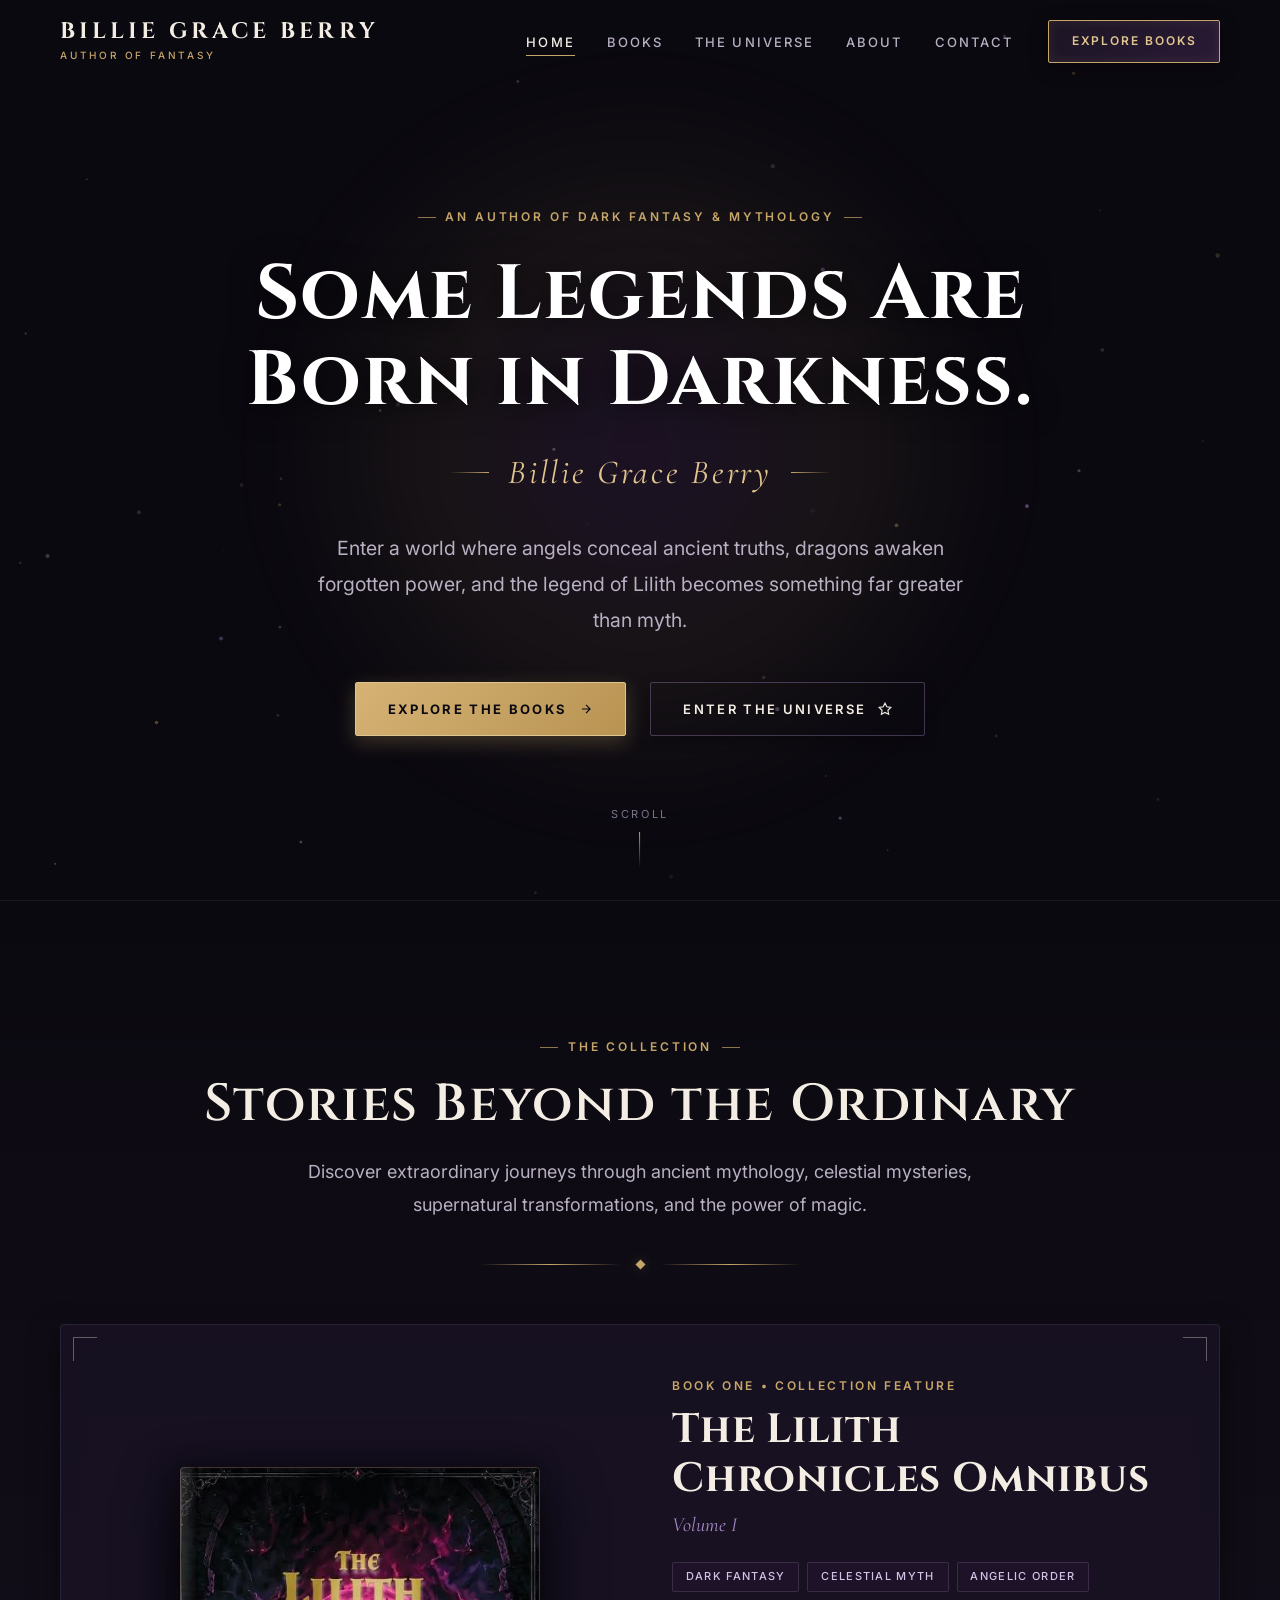
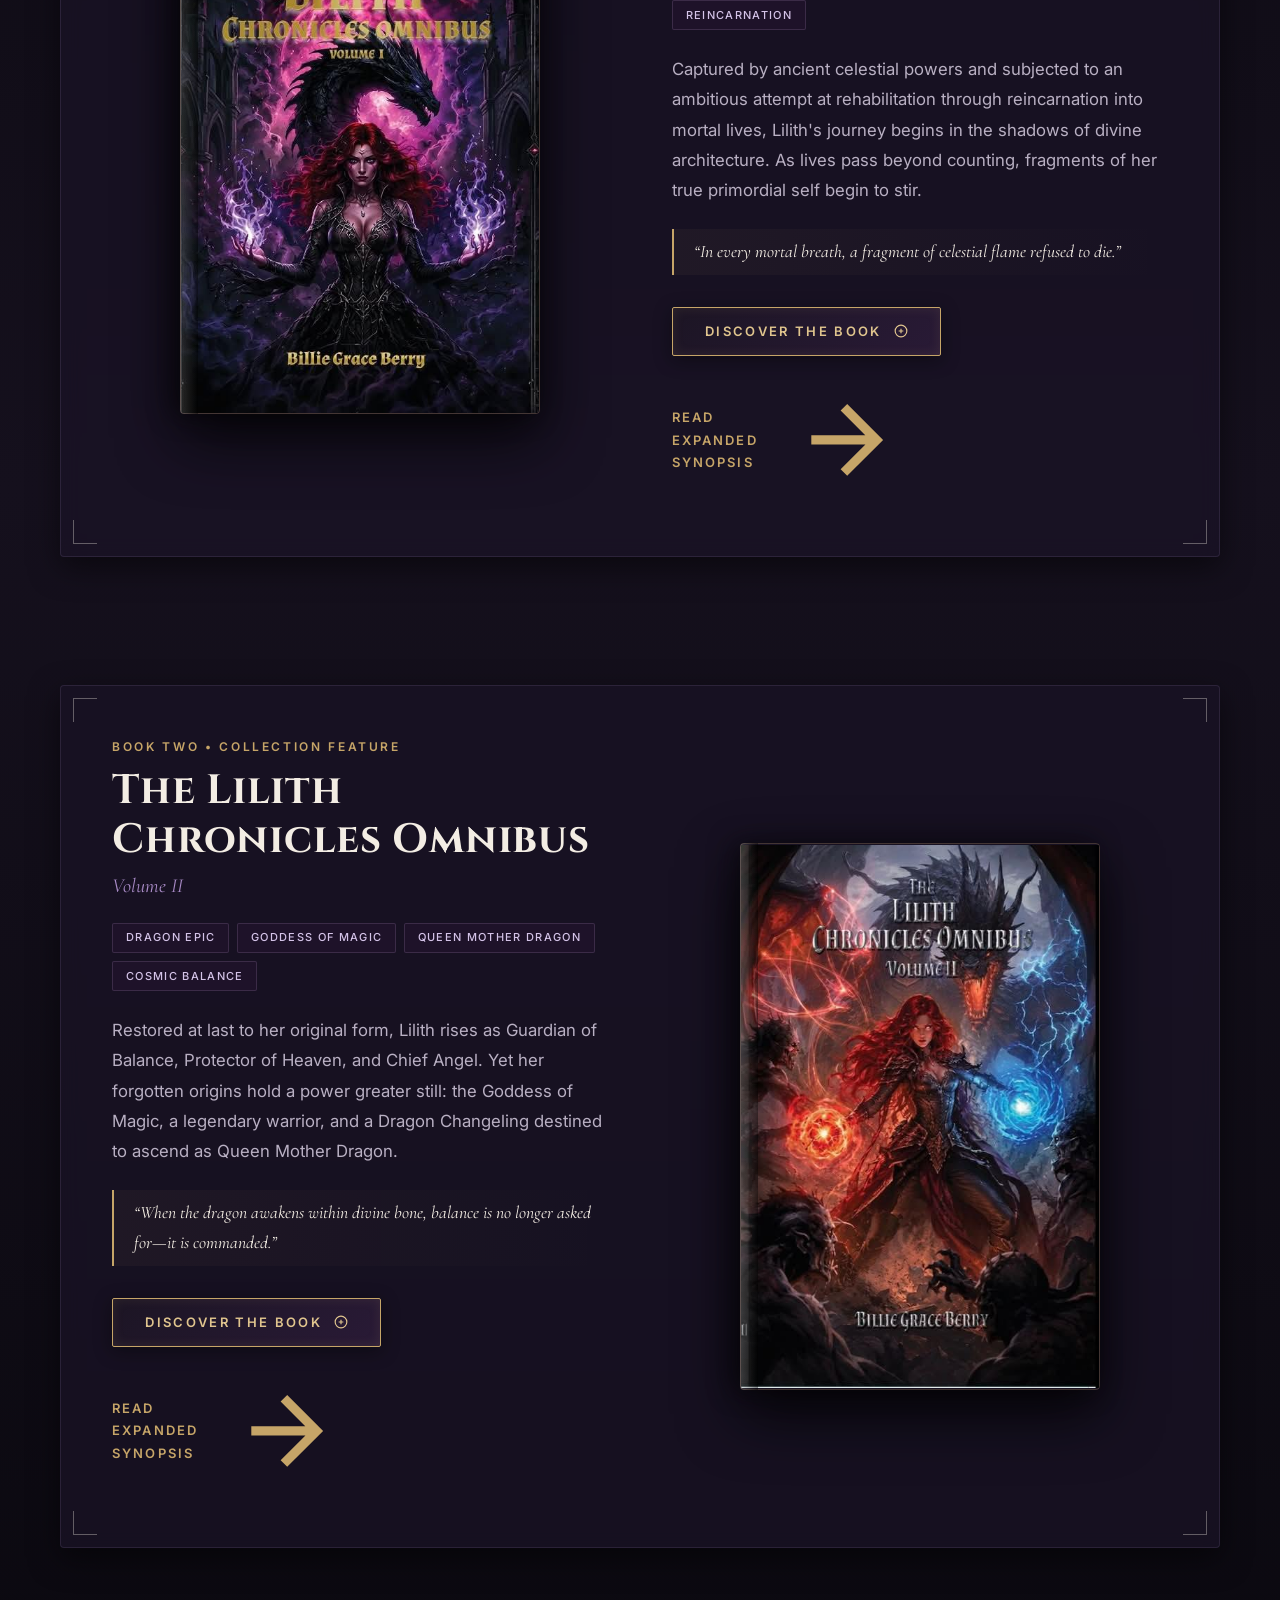
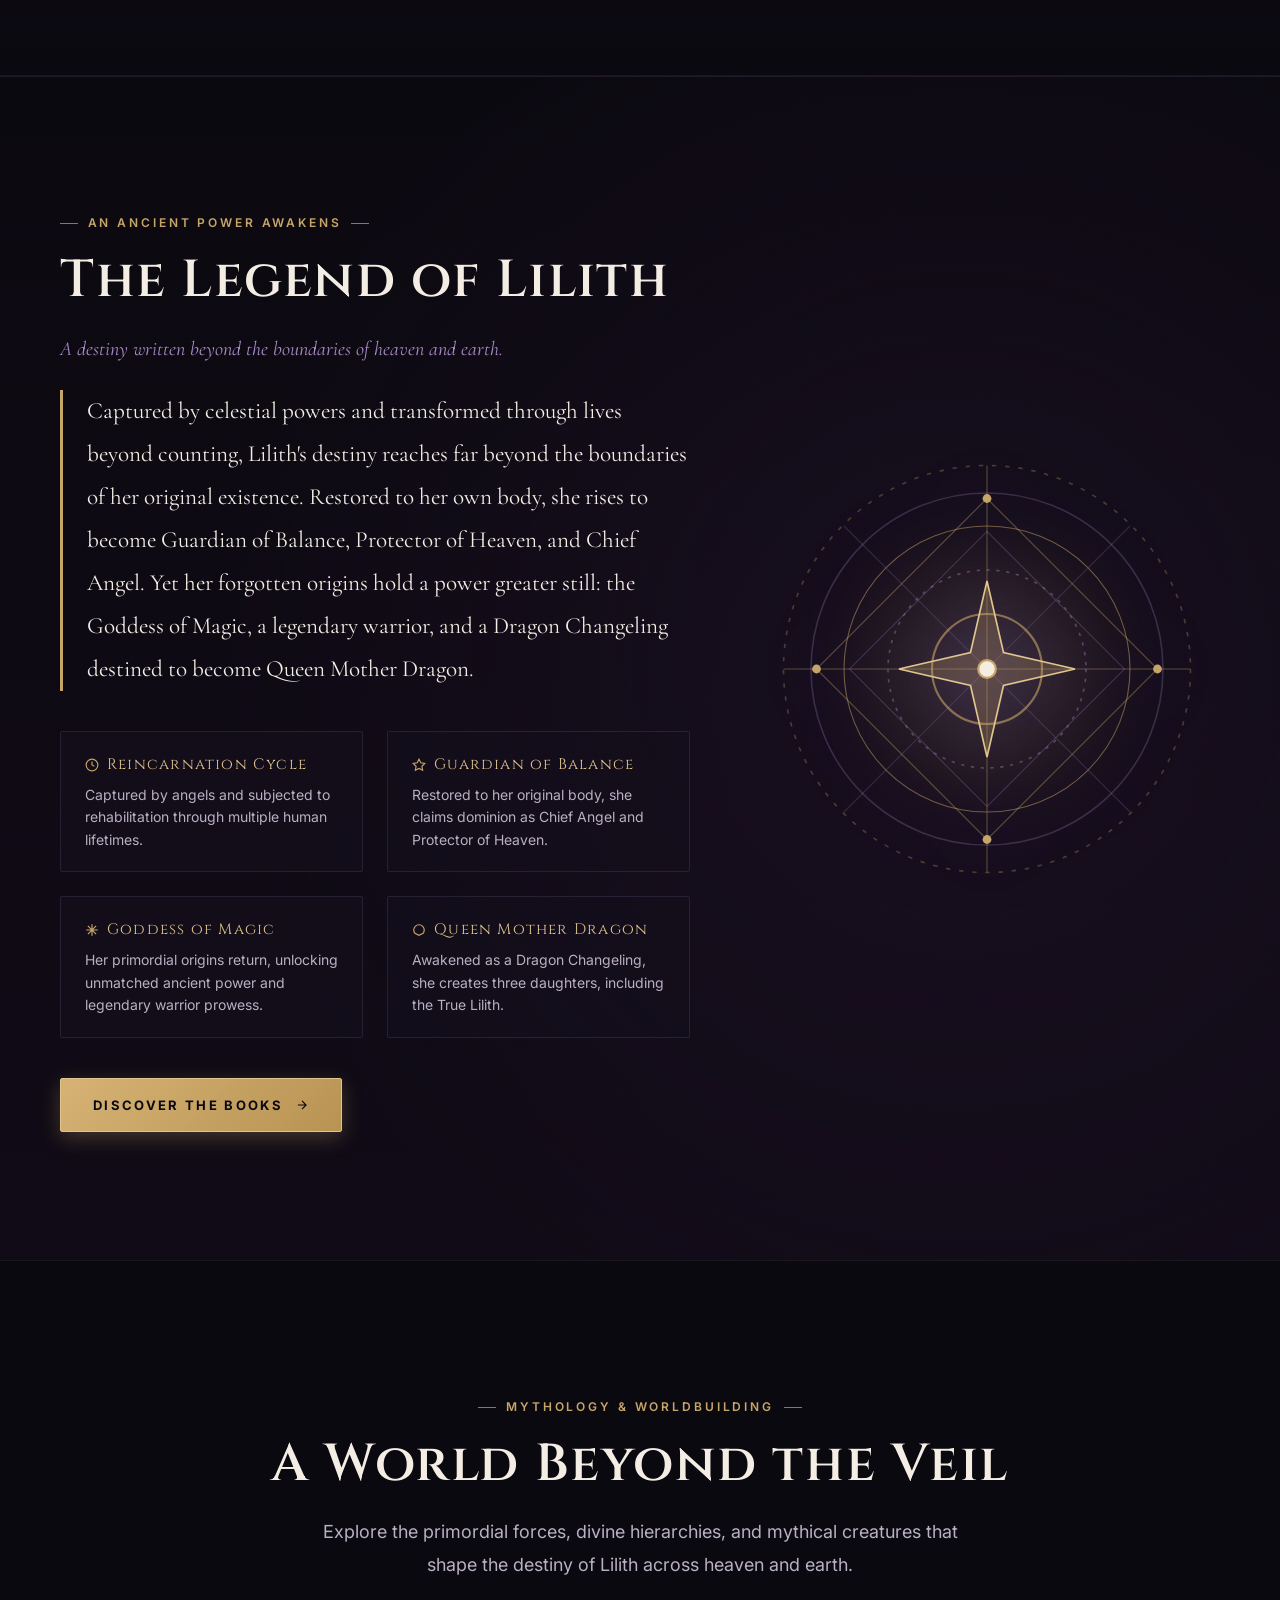
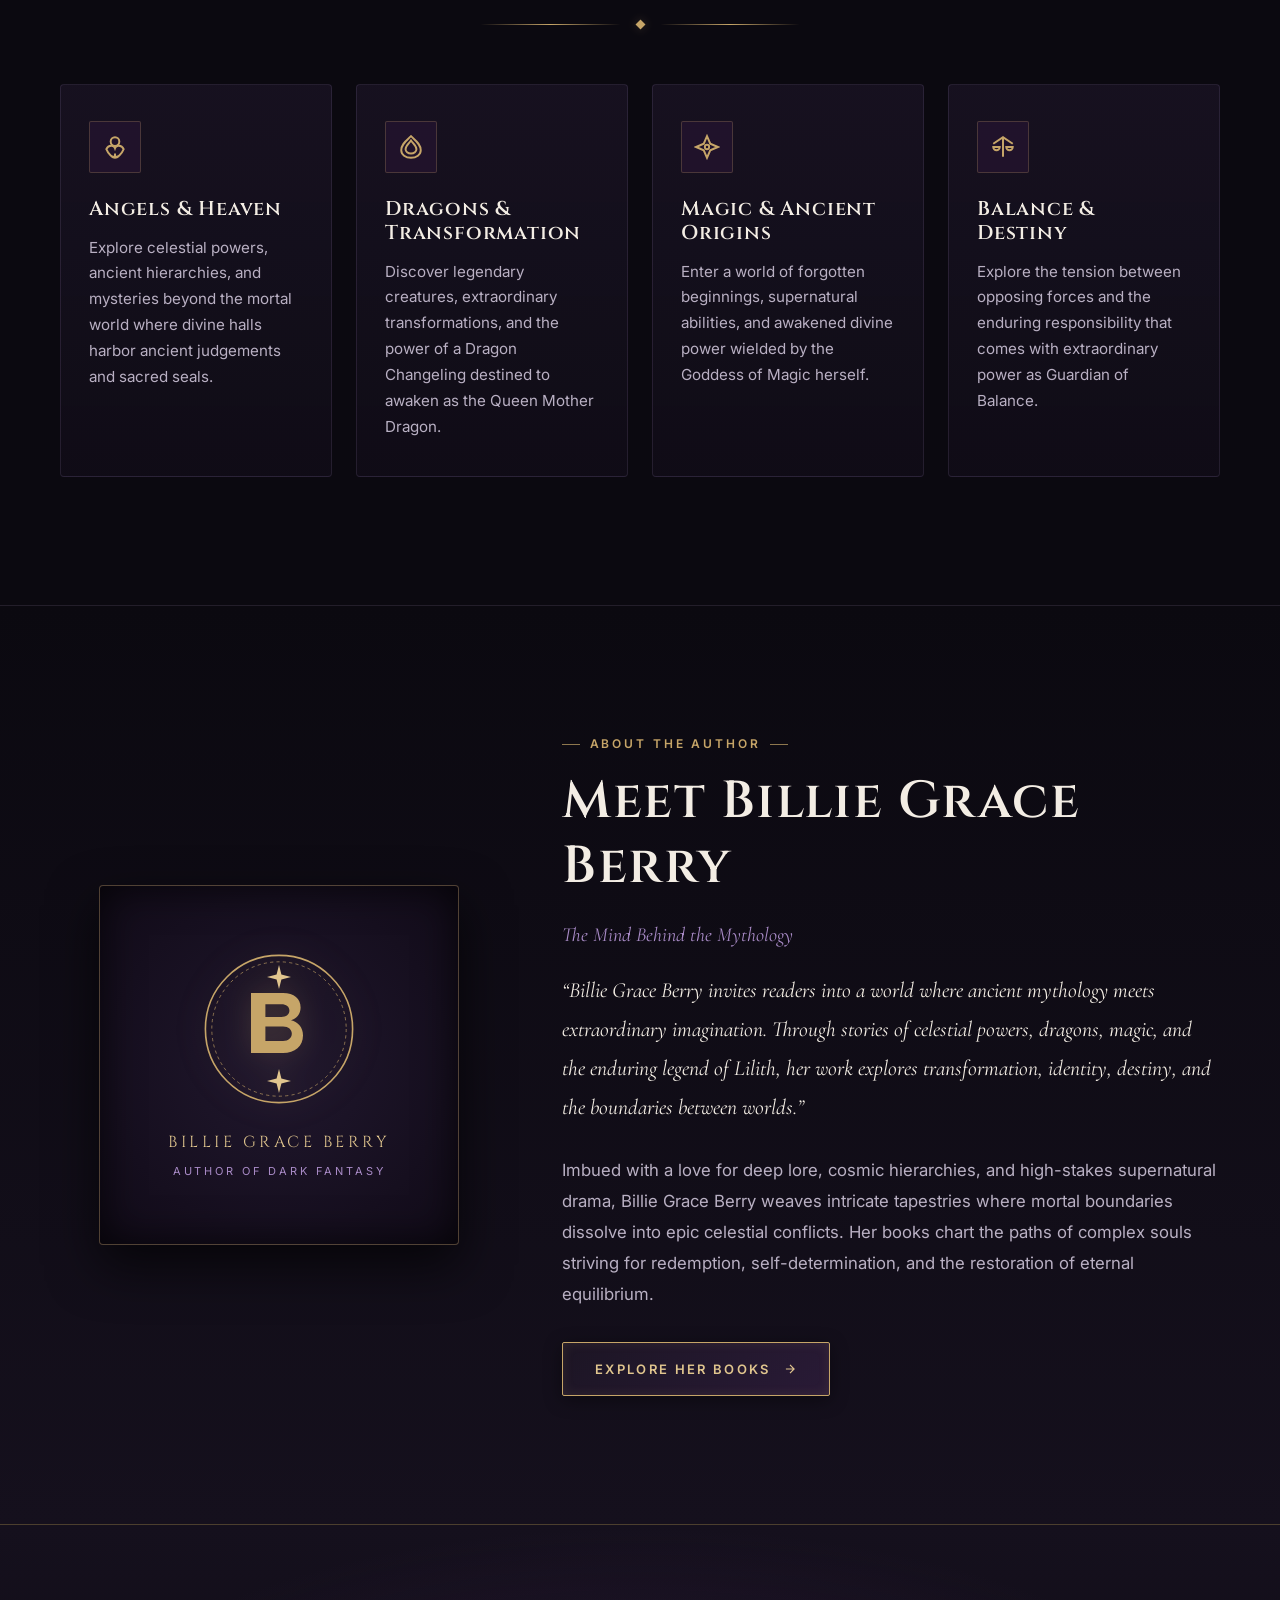
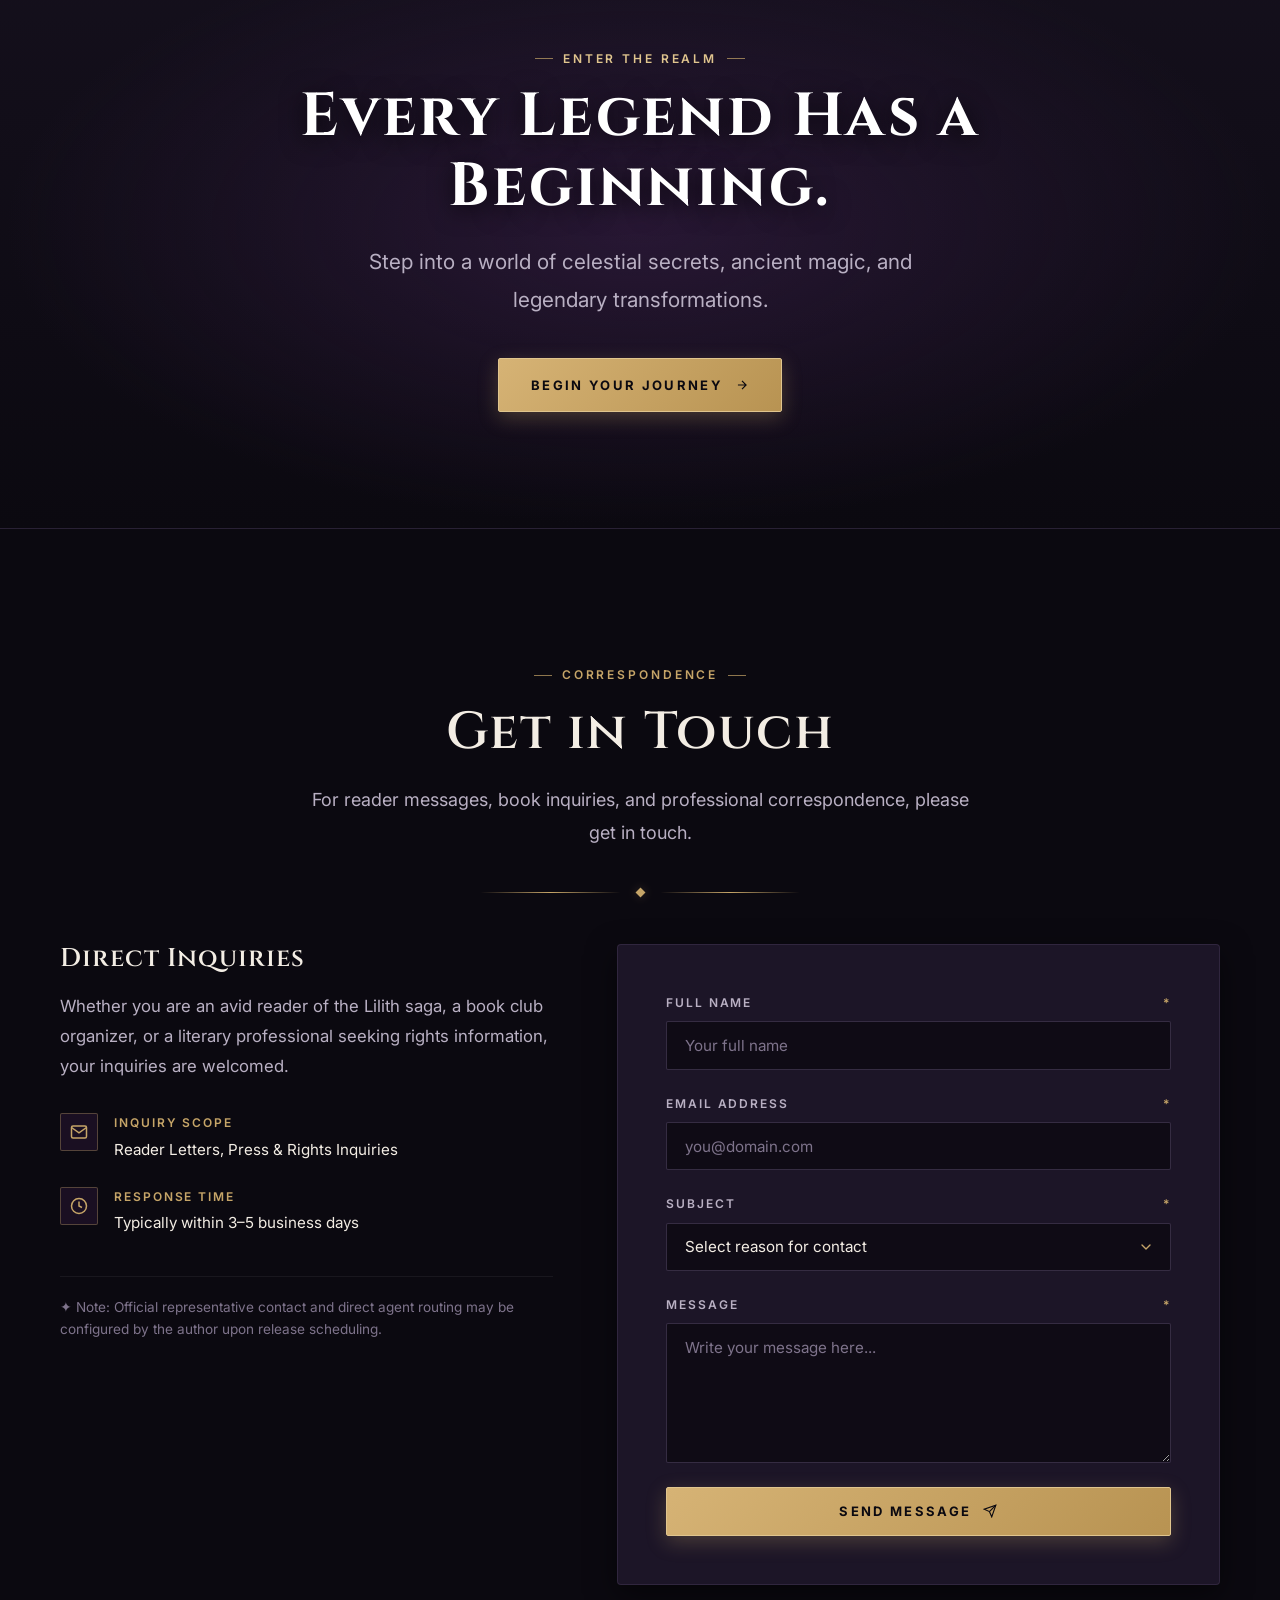
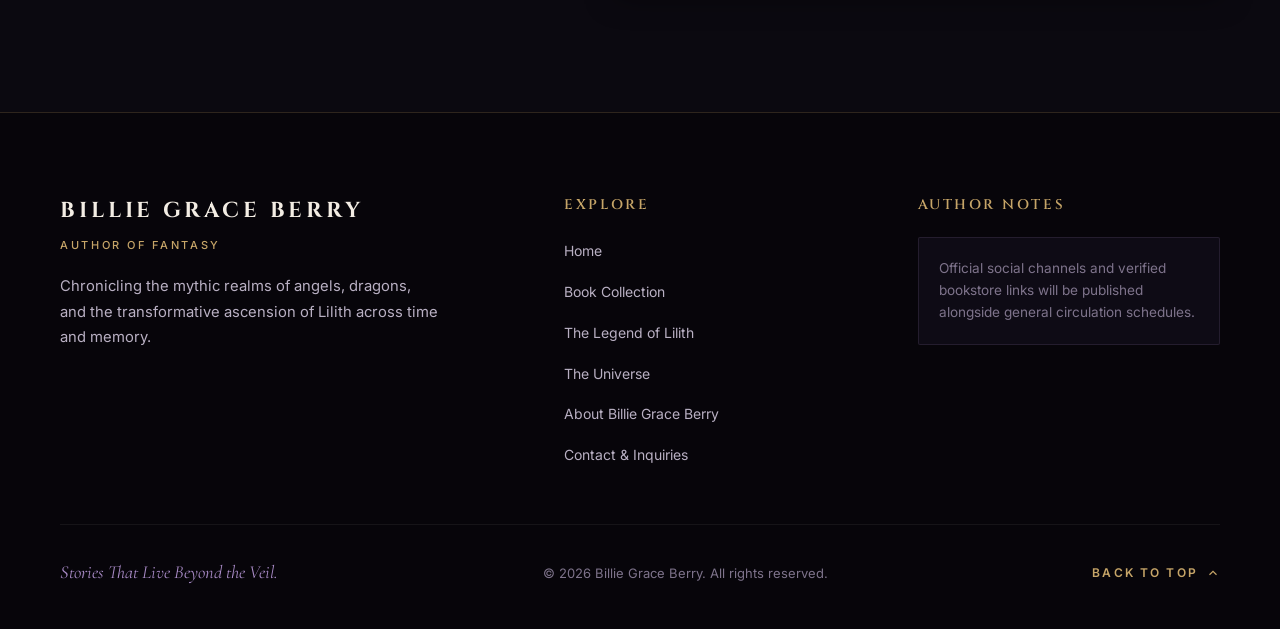
<file: index.html>
<!DOCTYPE html>
<html lang="en">
<head>
  <meta charset="UTF-8">
  <meta name="viewport" content="width=device-width, initial-scale=1.0">
  <title>Billie Grace Berry | Fantasy Author</title>
  
  <!-- SEO Meta Tags -->
  <meta name="description" content="Discover the fantasy world of Billie Grace Berry, featuring Lilith, angels, dragons, ancient magic, and extraordinary supernatural destinies.">
  <meta name="author" content="Billie Grace Berry">
  <meta name="robots" content="index, follow">

  <!-- Open Graph / Social Sharing -->
  <meta property="og:title" content="Billie Grace Berry | Fantasy Author">
  <meta property="og:description" content="Enter a world where angels conceal ancient truths, dragons awaken forgotten power, and the legend of Lilith becomes something far greater than myth.">
  <meta property="og:type" content="website">
  <meta property="og:image" content="images/book1/book1.jpg">
  <meta property="og:site_name" content="Billie Grace Berry Official Website">

  <!-- Google Fonts Preconnect -->
  <link rel="preconnect" href="https://fonts.googleapis.com">
  <link rel="preconnect" href="https://fonts.gstatic.com" crossorigin>
  <link href="https://fonts.googleapis.com/css2?family=Cinzel:wght@400;600;700;800&family=Cormorant+Garamond:ital,wght@0,400;0,600;0,700;1,400;1,600&family=Inter:wght@300;400;500;600&display=swap" rel="stylesheet">

  <!-- Master Stylesheet -->
  <link rel="stylesheet" href="style.css">
</head>
<body>
  <!-- Accessible Skip Link -->
  <a href="#main-content" class="skip-link">Skip to main content</a>

  <!-- Atmospheric Background Canvas & Mist Overlays -->
  <div class="site-backdrop" aria-hidden="true"></div>
  <div class="mist-layer" aria-hidden="true"></div>
  <canvas id="celestial-canvas" aria-hidden="true"></canvas>

  <!-- ========================================================================
       Navigation Header
       ======================================================================== -->
  <header class="site-header" id="site-header">
    <div class="container header-container">
      <!-- Brand Wordmark -->
      <a href="index.html" class="brand" aria-label="Billie Grace Berry — Author of Fantasy">
        <span class="brand-name">BILLIE GRACE BERRY</span>
        <span class="brand-subtitle">AUTHOR OF FANTASY</span>
      </a>

      <!-- Desktop & Mobile Navigation Links -->
      <nav class="main-nav" id="main-navigation" aria-label="Main Navigation">
        <ul class="nav-list">
          <li><a href="#hero" class="nav-link active">Home</a></li>
          <li><a href="#books" class="nav-link">Books</a></li>
          <li><a href="#lilith" class="nav-link">The Universe</a></li>
          <li><a href="#about" class="nav-link">About</a></li>
          <li><a href="#contact" class="nav-link">Contact</a></li>
        </ul>
        <a href="#books" class="btn btn-primary nav-cta">EXPLORE BOOKS</a>
      </nav>

      <!-- Accessible Mobile Menu Toggle -->
      <button class="menu-toggle" aria-label="Toggle navigation menu" aria-expanded="false" aria-controls="main-navigation">
        <span class="menu-toggle-line"></span>
        <span class="menu-toggle-line"></span>
        <span class="menu-toggle-line"></span>
      </button>
    </div>
  </header>

  <main id="main-content">
    <!-- ======================================================================
         Cinematic Hero Section
         ====================================================================== -->
    <section class="hero-section" id="hero" aria-label="Introduction">
      <div class="hero-glow" aria-hidden="true"></div>
      <div class="container">
        <div class="hero-content reveal">
          <div class="eyebrow hero-eyebrow">AN AUTHOR OF DARK FANTASY & MYTHOLOGY</div>
          <h1 class="hero-heading">Some Legends Are Born in Darkness.</h1>
          <div class="hero-author">Billie Grace Berry</div>
          <p class="hero-description">
            Enter a world where angels conceal ancient truths, dragons awaken forgotten power, and the legend of Lilith becomes something far greater than myth.
          </p>
          <div class="hero-actions">
            <a href="#books" class="btn btn-gold-solid">
              EXPLORE THE BOOKS
              <svg viewBox="0 0 24 24" fill="none" stroke="currentColor" stroke-width="2" aria-hidden="true">
                <path d="M5 12h14M12 5l7 7-7 7"/>
              </svg>
            </a>
            <a href="#lilith" class="btn btn-secondary">
              ENTER THE UNIVERSE
              <svg viewBox="0 0 24 24" fill="none" stroke="currentColor" stroke-width="2" aria-hidden="true">
                <path d="M12 2l3.09 6.26L22 9.27l-5 4.87 1.18 6.88L12 17.77l-6.18 3.25L7 14.14 2 9.27l6.91-1.01L12 2z"/>
              </svg>
            </a>
          </div>
        </div>
      </div>

      <!-- Subtle Scroll Down Prompt -->
      <a href="#books" class="hero-scroll" aria-label="Scroll down to featured books">
        <span>SCROLL</span>
        <div class="scroll-indicator-line"></div>
      </a>
    </section>

    <!-- ======================================================================
         Featured Books Section
         ====================================================================== -->
    <section class="section section-books" id="books" aria-labelledby="books-heading">
      <div class="container">
        <div class="text-center reveal">
          <div class="eyebrow">THE COLLECTION</div>
          <h2 class="section-title" id="books-heading">Stories Beyond the Ordinary</h2>
          <p class="section-desc">
            Discover extraordinary journeys through ancient mythology, celestial mysteries, supernatural transformations, and the power of magic.
          </p>
          <div class="gold-separator" aria-hidden="true">
            <span class="gold-separator-line"></span>
            <span class="gold-separator-diamond"></span>
            <span class="gold-separator-line"></span>
          </div>
        </div>

        <div class="books-grid">
          <!-- Book One Showcase Item -->
          <article class="book-card reveal" aria-labelledby="book-one-title">
            <div class="corner-flourish corner-tl" aria-hidden="true"></div>
            <div class="corner-flourish corner-tr" aria-hidden="true"></div>
            <div class="corner-flourish corner-bl" aria-hidden="true"></div>
            <div class="corner-flourish corner-br" aria-hidden="true"></div>

            <div class="book-visual">
              <div class="book-cover-wrapper">
                <img 
                  src="images/book1/book1.jpg" 
                  alt="Original Cover of The Lilith Chronicles Omnibus Volume I by Billie Grace Berry" 
                  class="book-cover-img"
                  loading="lazy"
                  width="511" 
                  height="777"
                >
              </div>
            </div>

            <div class="book-content">
              <span class="book-label">Book One • Collection Feature</span>
              <h3 class="book-title" id="book-one-title">The Lilith Chronicles Omnibus</h3>
              <div class="book-subtitle">Volume I</div>

              <div class="book-genres" aria-label="Genres">
                <span class="genre-tag">Dark Fantasy</span>
                <span class="genre-tag">Celestial Myth</span>
                <span class="genre-tag">Angelic Order</span>
                <span class="genre-tag">Reincarnation</span>
              </div>

              <p class="book-synopsis">
                Captured by ancient celestial powers and subjected to an ambitious attempt at rehabilitation through reincarnation into mortal lives, Lilith's journey begins in the shadows of divine architecture. As lives pass beyond counting, fragments of her true primordial self begin to stir.
              </p>

              <blockquote class="book-lore-highlight">
                “In every mortal breath, a fragment of celestial flame refused to die.”
              </blockquote>

              <div class="book-ctas">
                <button type="button" class="btn btn-primary" data-book-trigger="book1" aria-haspopup="dialog">
                  DISCOVER THE BOOK
                  <svg viewBox="0 0 24 24" fill="none" stroke="currentColor" stroke-width="2" aria-hidden="true">
                    <circle cx="12" cy="12" r="10"/>
                    <line x1="12" y1="8" x2="12" y2="16"/>
                    <line x1="8" y1="12" x2="16" y2="12"/>
                  </svg>
                </button>
                <a href="books.html#book1" class="btn-text">
                  READ EXPANDED SYNOPSIS
                  <svg viewBox="0 0 24 24" fill="none" stroke="currentColor" stroke-width="2" aria-hidden="true">
                    <path d="M5 12h14M12 5l7 7-7 7"/>
                  </svg>
                </a>
              </div>
            </div>
          </article>

          <!-- Book Two Showcase Item (Alternating Layout) -->
          <article class="book-card reverse reveal" aria-labelledby="book-two-title">
            <div class="corner-flourish corner-tl" aria-hidden="true"></div>
            <div class="corner-flourish corner-tr" aria-hidden="true"></div>
            <div class="corner-flourish corner-bl" aria-hidden="true"></div>
            <div class="corner-flourish corner-br" aria-hidden="true"></div>

            <div class="book-visual">
              <div class="book-cover-wrapper">
                <img 
                  src="images/book2/book2.jpg" 
                  alt="Original Cover of The Lilith Chronicles Omnibus Volume II by Billie Grace Berry" 
                  class="book-cover-img"
                  loading="lazy"
                  width="513" 
                  height="778"
                >
              </div>
            </div>

            <div class="book-content">
              <span class="book-label">Book Two • Collection Feature</span>
              <h3 class="book-title" id="book-two-title">The Lilith Chronicles Omnibus</h3>
              <div class="book-subtitle">Volume II</div>

              <div class="book-genres" aria-label="Genres">
                <span class="genre-tag">Dragon Epic</span>
                <span class="genre-tag">Goddess of Magic</span>
                <span class="genre-tag">Queen Mother Dragon</span>
                <span class="genre-tag">Cosmic Balance</span>
              </div>

              <p class="book-synopsis">
                Restored at last to her original form, Lilith rises as Guardian of Balance, Protector of Heaven, and Chief Angel. Yet her forgotten origins hold a power greater still: the Goddess of Magic, a legendary warrior, and a Dragon Changeling destined to ascend as Queen Mother Dragon.
              </p>

              <blockquote class="book-lore-highlight">
                “When the dragon awakens within divine bone, balance is no longer asked for—it is commanded.”
              </blockquote>

              <div class="book-ctas">
                <button type="button" class="btn btn-primary" data-book-trigger="book2" aria-haspopup="dialog">
                  DISCOVER THE BOOK
                  <svg viewBox="0 0 24 24" fill="none" stroke="currentColor" stroke-width="2" aria-hidden="true">
                    <circle cx="12" cy="12" r="10"/>
                    <line x1="12" y1="8" x2="12" y2="16"/>
                    <line x1="8" y1="12" x2="16" y2="12"/>
                  </svg>
                </button>
                <a href="books.html#book2" class="btn-text">
                  READ EXPANDED SYNOPSIS
                  <svg viewBox="0 0 24 24" fill="none" stroke="currentColor" stroke-width="2" aria-hidden="true">
                    <path d="M5 12h14M12 5l7 7-7 7"/>
                  </svg>
                </a>
              </div>
            </div>
          </article>
        </div>
      </div>
    </section>

    <!-- ======================================================================
         The Legend of Lilith Section
         ====================================================================== -->
    <section class="section section-lilith" id="lilith" aria-labelledby="lilith-heading">
      <div class="container">
        <div class="lilith-layout">
          <div class="lilith-story reveal">
            <div class="eyebrow">AN ANCIENT POWER AWAKENS</div>
            <h2 class="section-title" id="lilith-heading">The Legend of Lilith</h2>
            <div class="book-subtitle" style="margin-bottom: 1.5rem;">A destiny written beyond the boundaries of heaven and earth.</div>

            <p class="lilith-lead-quote">
              Captured by celestial powers and transformed through lives beyond counting, Lilith's destiny reaches far beyond the boundaries of her original existence. Restored to her own body, she rises to become Guardian of Balance, Protector of Heaven, and Chief Angel. Yet her forgotten origins hold a power greater still: the Goddess of Magic, a legendary warrior, and a Dragon Changeling destined to become Queen Mother Dragon.
            </p>

            <div class="lilith-pillars">
              <div class="pillar-item">
                <div class="pillar-title">
                  <svg viewBox="0 0 24 24" fill="none" stroke="currentColor" stroke-width="2" aria-hidden="true">
                    <circle cx="12" cy="12" r="10"/>
                    <path d="M12 6v6l4 2"/>
                  </svg>
                  Reincarnation Cycle
                </div>
                <div class="pillar-desc">
                  Captured by angels and subjected to rehabilitation through multiple human lifetimes.
                </div>
              </div>

              <div class="pillar-item">
                <div class="pillar-title">
                  <svg viewBox="0 0 24 24" fill="none" stroke="currentColor" stroke-width="2" aria-hidden="true">
                    <polygon points="12 2 15.09 8.26 22 9.27 17 14.14 18.18 21.02 12 17.77 5.82 21.02 7 14.14 2 9.27 8.91 8.26 12 2"/>
                  </svg>
                  Guardian of Balance
                </div>
                <div class="pillar-desc">
                  Restored to her original body, she claims dominion as Chief Angel and Protector of Heaven.
                </div>
              </div>

              <div class="pillar-item">
                <div class="pillar-title">
                  <svg viewBox="0 0 24 24" fill="none" stroke="currentColor" stroke-width="2" aria-hidden="true">
                    <path d="M12 2v20M2 12h20M4.93 4.93l14.14 14.14M4.93 19.07l14.14-14.14"/>
                  </svg>
                  Goddess of Magic
                </div>
                <div class="pillar-desc">
                  Her primordial origins return, unlocking unmatched ancient power and legendary warrior prowess.
                </div>
              </div>

              <div class="pillar-item">
                <div class="pillar-title">
                  <svg viewBox="0 0 24 24" fill="none" stroke="currentColor" stroke-width="2" aria-hidden="true">
                    <path d="M12 3c-4.97 0-9 4.03-9 9 0 2.12.74 4.07 1.97 5.61L12 21l7.03-3.39C20.26 16.07 21 14.12 21 12c0-4.97-4.03-9-9-9z"/>
                  </svg>
                  Queen Mother Dragon
                </div>
                <div class="pillar-desc">
                  Awakened as a Dragon Changeling, she creates three daughters, including the True Lilith.
                </div>
              </div>
            </div>

            <a href="#books" class="btn btn-gold-solid">
              DISCOVER THE BOOKS
              <svg viewBox="0 0 24 24" fill="none" stroke="currentColor" stroke-width="2" aria-hidden="true">
                <path d="M5 12h14M12 5l7 7-7 7"/>
              </svg>
            </a>
          </div>

          <!-- Celestial Sigil Artwork -->
          <div class="lilith-artwork reveal reveal-delay-1">
            <div class="sigil-container" aria-label="Celestial sigil representing Lilith's divine balance and dragon changeling transformation">
              <div class="sigil-glow"></div>
              <svg class="sigil-svg" viewBox="0 0 400 400" fill="none" xmlns="http://www.w3.org/2000/svg">
                <!-- Concentric Celestial Rings -->
                <circle cx="200" cy="200" r="185" stroke="#C6A568" stroke-opacity="0.3" stroke-width="1.5" stroke-dasharray="4 8"/>
                <circle cx="200" cy="200" r="160" stroke="#A98BC7" stroke-opacity="0.25" stroke-width="1.5"/>
                <circle cx="200" cy="200" r="130" stroke="#C6A568" stroke-opacity="0.5" stroke-width="1"/>
                <circle cx="200" cy="200" r="90" stroke="#A98BC7" stroke-opacity="0.4" stroke-width="1.5" stroke-dasharray="3 6"/>
                <circle cx="200" cy="200" r="50" stroke="#C6A568" stroke-opacity="0.6" stroke-width="2"/>

                <!-- Sacred Cardinal Rays -->
                <line x1="200" y1="15" x2="200" y2="385" stroke="#C6A568" stroke-opacity="0.4" stroke-width="1"/>
                <line x1="15" y1="200" x2="385" y2="200" stroke="#C6A568" stroke-opacity="0.4" stroke-width="1"/>
                <line x1="70" y1="70" x2="330" y2="330" stroke="#A98BC7" stroke-opacity="0.2" stroke-width="1"/>
                <line x1="70" y1="330" x2="330" y2="70" stroke="#A98BC7" stroke-opacity="0.2" stroke-width="1"/>

                <!-- Celestial Diamond Matrix -->
                <polygon points="200,45 355,200 200,355 45,200" stroke="#C6A568" stroke-opacity="0.35" stroke-width="1.2"/>
                <polygon points="200,75 325,200 200,325 75,200" stroke="#A98BC7" stroke-opacity="0.25" stroke-width="1"/>

                <!-- Central Radiant Starburst & Dragon Crest Motif -->
                <polygon points="200,120 215,185 280,200 215,215 200,280 185,215 120,200 185,185" fill="#C6A568" fill-opacity="0.25" stroke="#E0C58E" stroke-width="1.5"/>
                
                <!-- Celestial Rune Nodes -->
                <circle cx="200" cy="45" r="4" fill="#C6A568"/>
                <circle cx="355" cy="200" r="4" fill="#C6A568"/>
                <circle cx="200" cy="355" r="4" fill="#C6A568"/>
                <circle cx="45" cy="200" r="4" fill="#C6A568"/>
                <circle cx="200" cy="200" r="8" fill="#F3EDE4" stroke="#C6A568" stroke-width="2"/>
              </svg>
            </div>
          </div>
        </div>
      </div>
    </section>

    <!-- ======================================================================
         Thematic Universe Section
         ====================================================================== -->
    <section class="section section-universe" id="universe" aria-labelledby="universe-heading">
      <div class="container">
        <div class="text-center reveal">
          <div class="eyebrow">MYTHOLOGY & WORLDBUILDING</div>
          <h2 class="section-title" id="universe-heading">A World Beyond the Veil</h2>
          <p class="section-desc">
            Explore the primordial forces, divine hierarchies, and mythical creatures that shape the destiny of Lilith across heaven and earth.
          </p>
          <div class="gold-separator" aria-hidden="true">
            <span class="gold-separator-line"></span>
            <span class="gold-separator-diamond"></span>
            <span class="gold-separator-line"></span>
          </div>
        </div>

        <div class="universe-grid">
          <!-- Theme 1: Angels & Heaven -->
          <article class="theme-card reveal">
            <div class="theme-icon-box">
              <svg viewBox="0 0 24 24" fill="none" stroke="currentColor" stroke-width="1.8" aria-hidden="true">
                <!-- Winged Celestial Halo Sigil -->
                <circle cx="12" cy="7" r="4"/>
                <path d="M4 14c2-4 7-4 8-1 1-3 6-3 8 1-2 5-6 8-8 8s-6-3-8-8z"/>
                <path d="M12 18v3M9 21h6"/>
              </svg>
            </div>
            <h3 class="theme-title">Angels & Heaven</h3>
            <p class="theme-description">
              Explore celestial powers, ancient hierarchies, and mysteries beyond the mortal world where divine halls harbor ancient judgements and sacred seals.
            </p>
          </article>

          <!-- Theme 2: Dragons & Transformation -->
          <article class="theme-card reveal reveal-delay-1">
            <div class="theme-icon-box">
              <svg viewBox="0 0 24 24" fill="none" stroke="currentColor" stroke-width="1.8" aria-hidden="true">
                <!-- Dragon Wing / Crest Sigil -->
                <path d="M12 2C8 6 3 9 3 15c0 4 4 7 9 7s9-3 9-7c0-6-5-9-9-13z"/>
                <path d="M12 6c-2 3-5 5-5 8 0 2 2 4 5 4s5-2 5-4c0-3-3-5-5-8z"/>
              </svg>
            </div>
            <h3 class="theme-title">Dragons & Transformation</h3>
            <p class="theme-description">
              Discover legendary creatures, extraordinary transformations, and the power of a Dragon Changeling destined to awaken as the Queen Mother Dragon.
            </p>
          </article>

          <!-- Theme 3: Magic & Ancient Origins -->
          <article class="theme-card reveal reveal-delay-2">
            <div class="theme-icon-box">
              <svg viewBox="0 0 24 24" fill="none" stroke="currentColor" stroke-width="1.8" aria-hidden="true">
                <!-- Arcane Starburst Rune -->
                <polygon points="12 2 15 9 22 12 15 15 12 22 9 15 2 12 9 9 12 2"/>
                <circle cx="12" cy="12" r="2"/>
              </svg>
            </div>
            <h3 class="theme-title">Magic & Ancient Origins</h3>
            <p class="theme-description">
              Enter a world of forgotten beginnings, supernatural abilities, and awakened divine power wielded by the Goddess of Magic herself.
            </p>
          </article>

          <!-- Theme 4: Balance & Destiny -->
          <article class="theme-card reveal reveal-delay-3">
            <div class="theme-icon-box">
              <svg viewBox="0 0 24 24" fill="none" stroke="currentColor" stroke-width="1.8" aria-hidden="true">
                <!-- Cosmic Scales & Duality Sigil -->
                <path d="M12 3v18M3 9l9-6 9 6"/>
                <path d="M6 15a3 3 0 0 1-3-3h6a3 3 0 0 1-3 3z"/>
                <path d="M18 15a3 3 0 0 1-3-3h6a3 3 0 0 1-3 3z"/>
              </svg>
            </div>
            <h3 class="theme-title">Balance & Destiny</h3>
            <p class="theme-description">
              Explore the tension between opposing forces and the enduring responsibility that comes with extraordinary power as Guardian of Balance.
            </p>
          </article>
        </div>
      </div>
    </section>

    <!-- ======================================================================
         About the Author Section
         ====================================================================== -->
    <section class="section section-about" id="about" aria-labelledby="about-heading">
      <div class="container">
        <div class="about-layout">
          <!-- Author Medallion Crest -->
          <div class="about-visual reveal">
            <div class="author-seal-wrapper">
              <svg class="seal-svg" viewBox="0 0 200 200" fill="none" xmlns="http://www.w3.org/2000/svg" aria-label="Author monogram insignia">
                <!-- Outer Border Ring -->
                <circle cx="100" cy="100" r="92" stroke="#C6A568" stroke-width="2"/>
                <circle cx="100" cy="100" r="84" stroke="#C6A568" stroke-width="0.8" stroke-dasharray="4 4"/>
                
                <!-- Stylized Monogram BGB with Dragon & Celestial Accents -->
                <path d="M65 55h40c14 0 22 7 22 18 0 8-5 14-12 16 9 2 15 9 15 19 0 13-10 22-25 22H65V55zm18 30h20c6 0 10-3 10-8s-4-8-10-8H83v16zm0 30h22c7 0 11-4 11-9s-4-9-11-9H83v18z" fill="#C6A568"/>
                <polygon points="100,20 103,32 115,35 103,38 100,50 97,38 85,35 97,32 100,20" fill="#E0C58E"/>
                <polygon points="100,150 103,162 115,165 103,168 100,180 97,168 85,165 97,162 100,150" fill="#E0C58E"/>
              </svg>
              <div class="seal-text">BILLIE GRACE BERRY</div>
              <div class="seal-subtext">AUTHOR OF DARK FANTASY</div>
            </div>
          </div>

          <!-- Author Narrative -->
          <div class="about-content reveal reveal-delay-1">
            <div class="eyebrow">ABOUT THE AUTHOR</div>
            <h2 class="section-title" id="about-heading">Meet Billie Grace Berry</h2>
            <div class="book-subtitle">The Mind Behind the Mythology</div>

            <p class="about-quote">
              “Billie Grace Berry invites readers into a world where ancient mythology meets extraordinary imagination. Through stories of celestial powers, dragons, magic, and the enduring legend of Lilith, her work explores transformation, identity, destiny, and the boundaries between worlds.”
            </p>

            <p class="about-narrative">
              Imbued with a love for deep lore, cosmic hierarchies, and high-stakes supernatural drama, Billie Grace Berry weaves intricate tapestries where mortal boundaries dissolve into epic celestial conflicts. Her books chart the paths of complex souls striving for redemption, self-determination, and the restoration of eternal equilibrium.
            </p>

            <div>
              <a href="#books" class="btn btn-primary">
                EXPLORE HER BOOKS
                <svg viewBox="0 0 24 24" fill="none" stroke="currentColor" stroke-width="2" aria-hidden="true">
                  <path d="M5 12h14M12 5l7 7-7 7"/>
                </svg>
              </a>
            </div>
          </div>
        </div>
      </div>
    </section>

    <!-- ======================================================================
         Reader Invitation Section (Full-Width Cinematic CTA)
         ====================================================================== -->
    <section class="section-invitation reveal" aria-labelledby="invitation-heading">
      <div class="container">
        <div class="invitation-content">
          <div class="eyebrow" style="color: var(--gold-light);">ENTER THE REALM</div>
          <h2 class="invitation-heading" id="invitation-heading">Every Legend Has a Beginning.</h2>
          <p class="invitation-desc">
            Step into a world of celestial secrets, ancient magic, and legendary transformations.
          </p>
          <a href="#books" class="btn btn-gold-solid">
            BEGIN YOUR JOURNEY
            <svg viewBox="0 0 24 24" fill="none" stroke="currentColor" stroke-width="2" aria-hidden="true">
              <path d="M5 12h14M12 5l7 7-7 7"/>
            </svg>
          </a>
        </div>
      </div>
    </section>

    <!-- ======================================================================
         Contact Section
         ====================================================================== -->
    <section class="section section-contact" id="contact" aria-labelledby="contact-heading">
      <div class="container">
        <div class="text-center reveal">
          <div class="eyebrow">CORRESPONDENCE</div>
          <h2 class="section-title" id="contact-heading">Get in Touch</h2>
          <p class="section-desc">
            For reader messages, book inquiries, and professional correspondence, please get in touch.
          </p>
          <div class="gold-separator" aria-hidden="true">
            <span class="gold-separator-line"></span>
            <span class="gold-separator-diamond"></span>
            <span class="gold-separator-line"></span>
          </div>
        </div>

        <div class="contact-layout">
          <!-- Information Column -->
          <div class="contact-info reveal">
            <h3 class="contact-info-title">Direct Inquiries</h3>
            <p class="contact-info-desc">
              Whether you are an avid reader of the Lilith saga, a book club organizer, or a literary professional seeking rights information, your inquiries are welcomed.
            </p>

            <div class="contact-details-list">
              <div class="contact-detail-item">
                <div class="contact-detail-icon">
                  <svg viewBox="0 0 24 24" fill="none" stroke="currentColor" stroke-width="2" aria-hidden="true">
                    <path d="M4 4h16c1.1 0 2 .9 2 2v12c0 1.1-.9 2-2 2H4c-1.1 0-2-.9-2-2V6c0-1.1.9-2 2-2z"/>
                    <polyline points="22,6 12,13 2,6"/>
                  </svg>
                </div>
                <div>
                  <div class="contact-detail-label">Inquiry Scope</div>
                  <div class="contact-detail-value">Reader Letters, Press & Rights Inquiries</div>
                </div>
              </div>

              <div class="contact-detail-item">
                <div class="contact-detail-icon">
                  <svg viewBox="0 0 24 24" fill="none" stroke="currentColor" stroke-width="2" aria-hidden="true">
                    <circle cx="12" cy="12" r="10"/>
                    <path d="M12 6v6l4 2"/>
                  </svg>
                </div>
                <div>
                  <div class="contact-detail-label">Response Time</div>
                  <div class="contact-detail-value">Typically within 3–5 business days</div>
                </div>
              </div>
            </div>

            <div class="contact-note">
              ✦ Note: Official representative contact and direct agent routing may be configured by the author upon release scheduling.
            </div>
          </div>

          <!-- Form Column -->
          <div class="contact-form-wrapper reveal reveal-delay-1">
            <form id="author-contact-form" class="contact-form" novalidate>
              <div class="form-group">
                <label for="sender-name" class="form-label">
                  <span>Full Name</span>
                  <span class="required-star">*</span>
                </label>
                <input 
                  type="text" 
                  id="sender-name" 
                  name="name" 
                  class="form-input" 
                  placeholder="Your full name" 
                  required
                  autocomplete="name"
                >
                <div class="form-error" id="name-error">Please provide your full name.</div>
              </div>

              <div class="form-group">
                <label for="sender-email" class="form-label">
                  <span>Email Address</span>
                  <span class="required-star">*</span>
                </label>
                <input 
                  type="email" 
                  id="sender-email" 
                  name="email" 
                  class="form-input" 
                  placeholder="you@domain.com" 
                  required
                  autocomplete="email"
                >
                <div class="form-error" id="email-error">Please provide a valid email address.</div>
              </div>

              <div class="form-group">
                <label for="sender-subject" class="form-label">
                  <span>Subject</span>
                  <span class="required-star">*</span>
                </label>
                <select id="sender-subject" name="subject" class="form-select" required>
                  <option value="" disabled selected>Select reason for contact</option>
                  <option value="Reader Message">Reader Message & Reflections</option>
                  <option value="Book Inquiry">Book Inquiry & Availability</option>
                  <option value="Media & Press">Media & Press Interview</option>
                  <option value="Rights & Representation">Rights & Licensing</option>
                  <option value="Other">Other General Inquiry</option>
                </select>
                <div class="form-error" id="subject-error">Please select a subject for your message.</div>
              </div>

              <div class="form-group">
                <label for="sender-message" class="form-label">
                  <span>Message</span>
                  <span class="required-star">*</span>
                </label>
                <textarea 
                  id="sender-message" 
                  name="message" 
                  class="form-textarea" 
                  placeholder="Write your message here..." 
                  required
                ></textarea>
                <div class="form-error" id="message-error">Please write a message of at least 10 characters.</div>
              </div>

              <button type="submit" class="btn btn-gold-solid" style="width: 100%;">
                SEND MESSAGE
                <svg viewBox="0 0 24 24" fill="none" stroke="currentColor" stroke-width="2" aria-hidden="true">
                  <line x1="22" y1="2" x2="11" y2="13"/>
                  <polygon points="22 2 15 22 11 13 2 9 22 2"/>
                </svg>
              </button>

              <!-- Dynamic Interactive Status Notification -->
              <div id="form-status-message" class="form-status" role="alert"></div>
            </form>
          </div>
        </div>
      </div>
    </section>
  </main>

  <!-- ========================================================================
       Footer
       ======================================================================== -->
  <footer class="site-footer">
    <div class="container">
      <div class="footer-top">
        <div class="footer-brand">
          <div class="footer-wordmark">BILLIE GRACE BERRY</div>
          <div class="footer-subtitle">AUTHOR OF FANTASY</div>
          <p class="footer-desc">
            Chronicling the mythic realms of angels, dragons, and the transformative ascension of Lilith across time and memory.
          </p>
        </div>

        <div>
          <div class="footer-nav-title">Explore</div>
          <ul class="footer-links">
            <li><a href="#hero" class="footer-link">Home</a></li>
            <li><a href="#books" class="footer-link">Book Collection</a></li>
            <li><a href="#lilith" class="footer-link">The Legend of Lilith</a></li>
            <li><a href="#universe" class="footer-link">The Universe</a></li>
            <li><a href="#about" class="footer-link">About Billie Grace Berry</a></li>
            <li><a href="#contact" class="footer-link">Contact & Inquiries</a></li>
          </ul>
        </div>

        <div>
          <div class="footer-nav-title">Author Notes</div>
          <div class="footer-note-box">
            Official social channels and verified bookstore links will be published alongside general circulation schedules.
          </div>
        </div>
      </div>

      <div class="footer-bottom">
        <div class="footer-closing">Stories That Live Beyond the Veil.</div>
        <div class="footer-copy">
          &copy; <span id="year">2026</span> Billie Grace Berry. All rights reserved.
        </div>
        <a href="#hero" class="back-to-top" aria-label="Return to top of page">
          <span>BACK TO TOP</span>
          <svg viewBox="0 0 24 24" fill="none" stroke="currentColor" stroke-width="2" style="width: 14px; height: 14px;" aria-hidden="true">
            <polyline points="18 15 12 9 6 15"/>
          </svg>
        </a>
      </div>
    </div>
  </footer>

  <!-- ========================================================================
       Accessible Book Detail Modal Dialog
       ======================================================================== -->
  <div id="book-modal" class="modal-overlay" role="dialog" aria-modal="true" aria-hidden="true" aria-labelledby="modal-book-title">
    <div class="modal-container">
      <button class="modal-close" aria-label="Close book details dialog">
        <svg viewBox="0 0 24 24" fill="none" stroke="currentColor" stroke-width="2" style="width: 20px; height: 20px;" aria-hidden="true">
          <line x1="18" y1="6" x2="6" y2="18"/>
          <line x1="6" y1="6" x2="18" y2="18"/>
        </svg>
      </button>

      <div class="modal-grid">
        <div>
          <img id="modal-cover-img" src="images/book1/book1.jpg" alt="Cover Preview" class="modal-cover">
        </div>
        <div class="modal-body">
          <div id="modal-book-label" class="modal-label">VOLUME I • EXCLUSIVE DISCOVERY</div>
          <h2 id="modal-book-title" class="modal-title">The Lilith Chronicles Omnibus</h2>
          <div id="modal-book-subtitle" class="modal-subtitle">Volume I</div>
          
          <div id="modal-book-genres" class="modal-genres"></div>
          
          <div id="modal-book-synopsis" class="modal-text"></div>
          
          <div id="modal-book-excerpt" class="modal-excerpt"></div>
          
          <div style="margin-top: auto; padding-top: 1rem; border-top: 1px solid var(--border-subtle);">
            <div id="modal-book-note" style="font-size: 0.85rem; color: var(--gold-antique); margin-bottom: 1.25rem;"></div>
            <a href="#contact" class="btn btn-secondary" onclick="document.getElementById('book-modal').classList.remove('active'); document.body.style.overflow='';" style="font-size: 0.75rem; padding: 0.65rem 1.4rem;">
              SEND A READER INQUIRY
            </a>
          </div>
        </div>
      </div>
    </div>
  </div>

  <!-- Master Script -->
  <script src="script.js"></script>
</body>
</html>
</file>
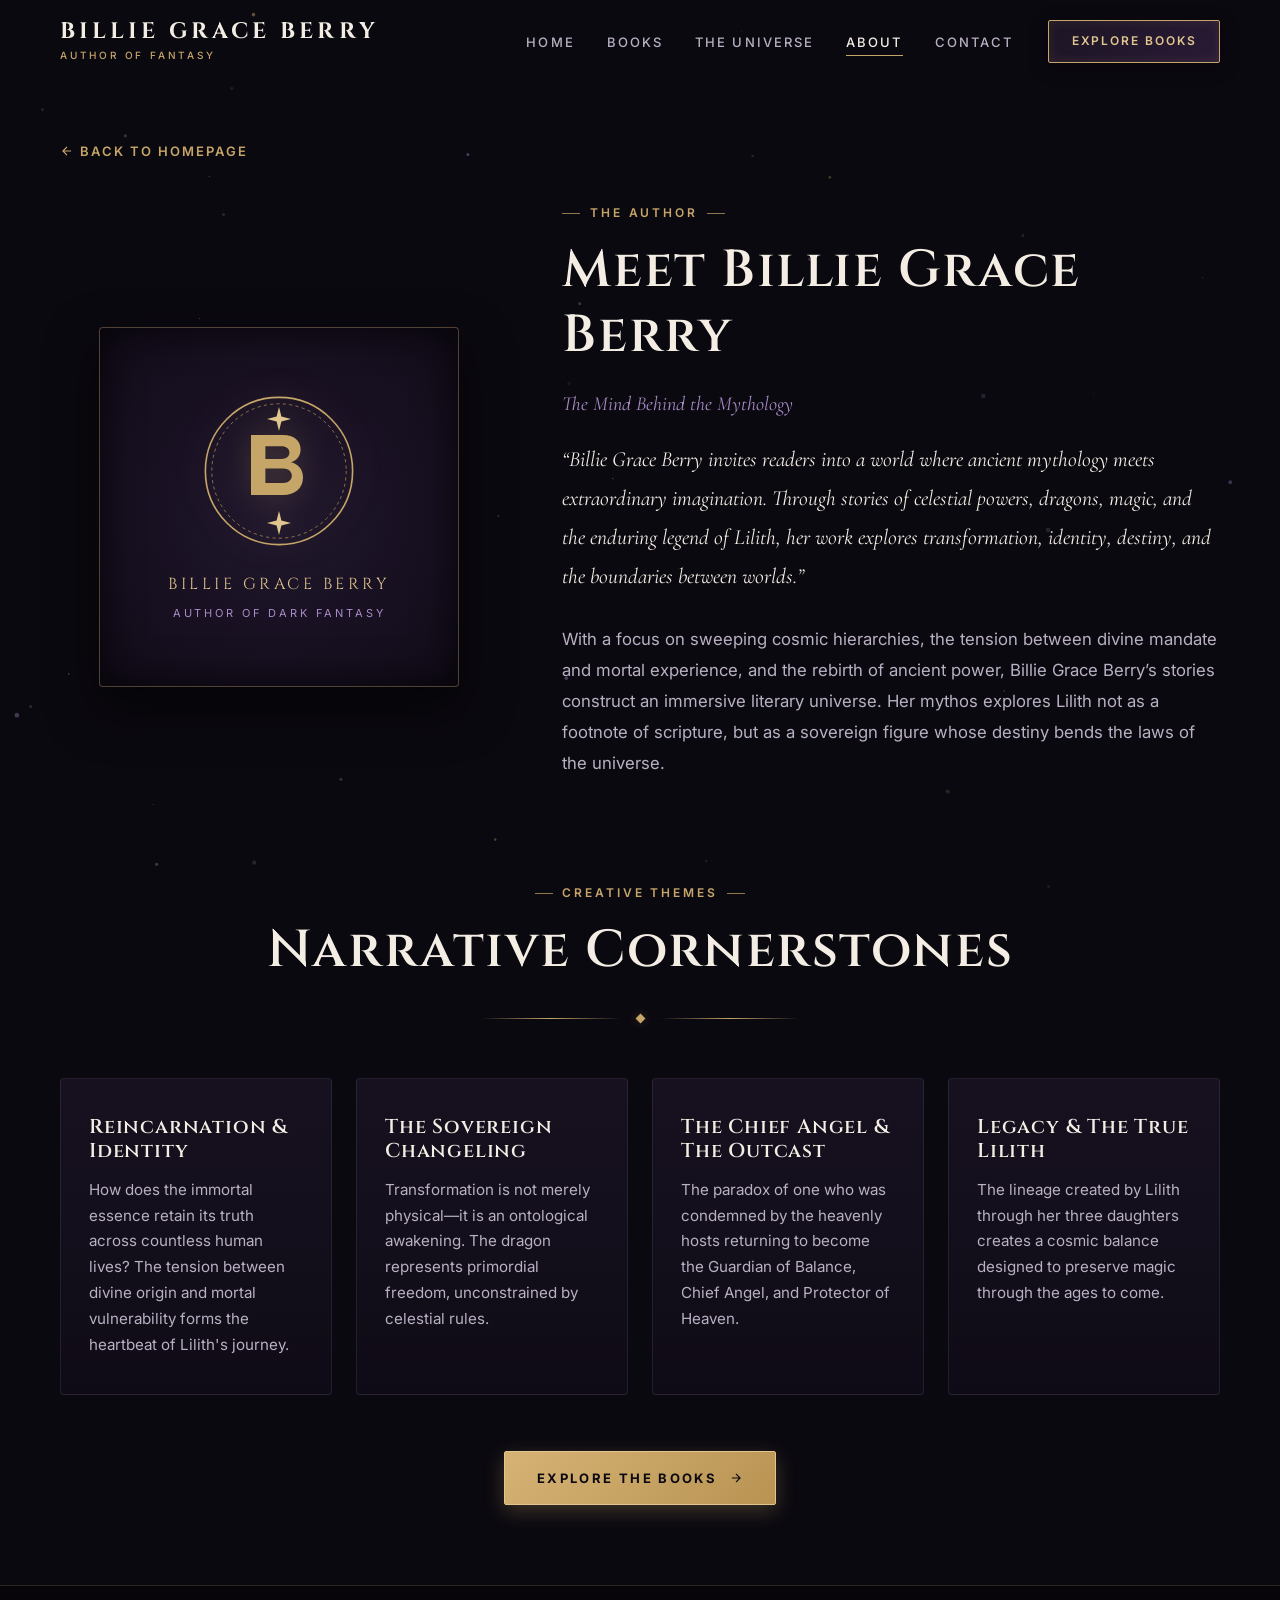
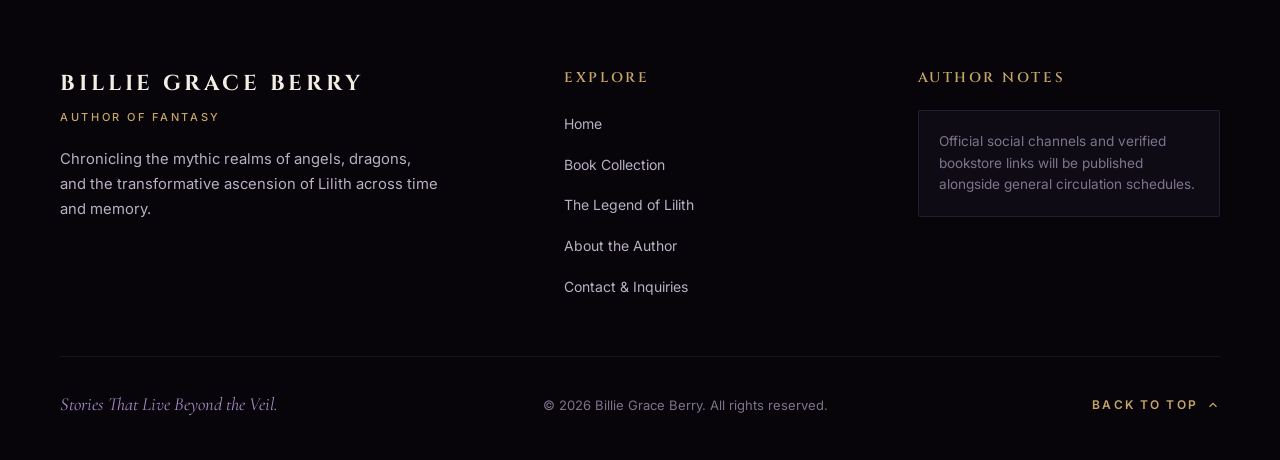
<file: about.html>
<!DOCTYPE html>
<html lang="en">
<head>
  <meta charset="UTF-8">
  <meta name="viewport" content="width=device-width, initial-scale=1.0">
  <title>About Billie Grace Berry | Fantasy Author</title>
  
  <meta name="description" content="Discover the literary vision and worldbuilding philosophy of dark fantasy author Billie Grace Berry.">
  <meta name="author" content="Billie Grace Berry">
  <meta property="og:title" content="About Billie Grace Berry | Fantasy Author">
  <meta property="og:description" content="Enter a world where ancient mythology meets extraordinary imagination. Through stories of celestial powers, dragons, magic, and the legend of Lilith.">
  <meta property="og:image" content="images/book1/book1.jpg">

  <link rel="preconnect" href="https://fonts.googleapis.com">
  <link rel="preconnect" href="https://fonts.gstatic.com" crossorigin>
  <link href="https://fonts.googleapis.com/css2?family=Cinzel:wght@400;600;700;800&family=Cormorant+Garamond:ital,wght@0,400;0,600;0,700;1,400;1,600&family=Inter:wght@300;400;500;600&display=swap" rel="stylesheet">

  <link rel="stylesheet" href="style.css">
</head>
<body>
  <a href="#main-content" class="skip-link">Skip to main content</a>

  <div class="site-backdrop" aria-hidden="true"></div>
  <div class="mist-layer" aria-hidden="true"></div>
  <canvas id="celestial-canvas" aria-hidden="true"></canvas>

  <!-- Header -->
  <header class="site-header scrolled" id="site-header">
    <div class="container header-container">
      <a href="index.html" class="brand" aria-label="Billie Grace Berry — Author of Fantasy">
        <span class="brand-name">BILLIE GRACE BERRY</span>
        <span class="brand-subtitle">AUTHOR OF FANTASY</span>
      </a>

      <nav class="main-nav" id="main-navigation" aria-label="Main Navigation">
        <ul class="nav-list">
          <li><a href="index.html" class="nav-link">Home</a></li>
          <li><a href="books.html" class="nav-link">Books</a></li>
          <li><a href="index.html#lilith" class="nav-link">The Universe</a></li>
          <li><a href="about.html" class="nav-link active">About</a></li>
          <li><a href="contact.html" class="nav-link">Contact</a></li>
        </ul>
        <a href="books.html" class="btn btn-primary nav-cta">EXPLORE BOOKS</a>
      </nav>

      <button class="menu-toggle" aria-label="Toggle navigation menu" aria-expanded="false" aria-controls="main-navigation">
        <span class="menu-toggle-line"></span>
        <span class="menu-toggle-line"></span>
        <span class="menu-toggle-line"></span>
      </button>
    </div>
  </header>

  <main id="main-content" style="padding-top: calc(var(--header-height) + 3rem); padding-bottom: 5rem;">
    <div class="container">
      <!-- Breadcrumb -->
      <div style="margin-bottom: 2rem;">
        <a href="index.html" class="btn-text" style="gap: 0.4rem;">
          <svg viewBox="0 0 24 24" fill="none" stroke="currentColor" stroke-width="2" style="width: 14px; height: 14px; transform: rotate(180deg);" aria-hidden="true">
            <path d="M5 12h14M12 5l7 7-7 7"/>
          </svg>
          Back to Homepage
        </a>
      </div>

      <!-- About Section Hero -->
      <div class="about-layout reveal" style="margin-bottom: 4rem;">
        <div class="about-visual">
          <div class="author-seal-wrapper">
            <svg class="seal-svg" viewBox="0 0 200 200" fill="none" xmlns="http://www.w3.org/2000/svg" aria-label="Author monogram insignia">
              <circle cx="100" cy="100" r="92" stroke="#C6A568" stroke-width="2"/>
              <circle cx="100" cy="100" r="84" stroke="#C6A568" stroke-width="0.8" stroke-dasharray="4 4"/>
              <path d="M65 55h40c14 0 22 7 22 18 0 8-5 14-12 16 9 2 15 9 15 19 0 13-10 22-25 22H65V55zm18 30h20c6 0 10-3 10-8s-4-8-10-8H83v16zm0 30h22c7 0 11-4 11-9s-4-9-11-9H83v18z" fill="#C6A568"/>
              <polygon points="100,20 103,32 115,35 103,38 100,50 97,38 85,35 97,32 100,20" fill="#E0C58E"/>
              <polygon points="100,150 103,162 115,165 103,168 100,180 97,168 85,165 97,162 100,150" fill="#E0C58E"/>
            </svg>
            <div class="seal-text">BILLIE GRACE BERRY</div>
            <div class="seal-subtext">AUTHOR OF DARK FANTASY</div>
          </div>
        </div>

        <div class="about-content">
          <div class="eyebrow">THE AUTHOR</div>
          <h1 class="section-title">Meet Billie Grace Berry</h1>
          <div class="book-subtitle">The Mind Behind the Mythology</div>

          <p class="about-quote">
            “Billie Grace Berry invites readers into a world where ancient mythology meets extraordinary imagination. Through stories of celestial powers, dragons, magic, and the enduring legend of Lilith, her work explores transformation, identity, destiny, and the boundaries between worlds.”
          </p>

          <p class="about-narrative">
            With a focus on sweeping cosmic hierarchies, the tension between divine mandate and mortal experience, and the rebirth of ancient power, Billie Grace Berry’s stories construct an immersive literary universe. Her mythos explores Lilith not as a footnote of scripture, but as a sovereign figure whose destiny bends the laws of the universe.
          </p>
        </div>
      </div>

      <!-- Core Worldbuilding Pillars -->
      <div class="reveal" style="margin-top: 3.5rem;">
        <div class="text-center">
          <div class="eyebrow">CREATIVE THEMES</div>
          <h2 class="section-title">Narrative Cornerstones</h2>
          <div class="gold-separator" aria-hidden="true">
            <span class="gold-separator-line"></span>
            <span class="gold-separator-diamond"></span>
            <span class="gold-separator-line"></span>
          </div>
        </div>

        <div class="universe-grid">
          <article class="theme-card">
            <h3 class="theme-title">Reincarnation & Identity</h3>
            <p class="theme-description">
              How does the immortal essence retain its truth across countless human lives? The tension between divine origin and mortal vulnerability forms the heartbeat of Lilith's journey.
            </p>
          </article>

          <article class="theme-card">
            <h3 class="theme-title">The Sovereign Changeling</h3>
            <p class="theme-description">
              Transformation is not merely physical—it is an ontological awakening. The dragon represents primordial freedom, unconstrained by celestial rules.
            </p>
          </article>

          <article class="theme-card">
            <h3 class="theme-title">The Chief Angel & The Outcast</h3>
            <p class="theme-description">
              The paradox of one who was condemned by the heavenly hosts returning to become the Guardian of Balance, Chief Angel, and Protector of Heaven.
            </p>
          </article>

          <article class="theme-card">
            <h3 class="theme-title">Legacy & The True Lilith</h3>
            <p class="theme-description">
              The lineage created by Lilith through her three daughters creates a cosmic balance designed to preserve magic through the ages to come.
            </p>
          </article>
        </div>

        <div class="text-center" style="margin-top: 3.5rem;">
          <a href="books.html" class="btn btn-gold-solid">
            EXPLORE THE BOOKS
            <svg viewBox="0 0 24 24" fill="none" stroke="currentColor" stroke-width="2" aria-hidden="true">
              <path d="M5 12h14M12 5l7 7-7 7"/>
            </svg>
          </a>
        </div>
      </div>
    </div>
  </main>

  <!-- Footer -->
  <footer class="site-footer">
    <div class="container">
      <div class="footer-top">
        <div class="footer-brand">
          <div class="footer-wordmark">BILLIE GRACE BERRY</div>
          <div class="footer-subtitle">AUTHOR OF FANTASY</div>
          <p class="footer-desc">
            Chronicling the mythic realms of angels, dragons, and the transformative ascension of Lilith across time and memory.
          </p>
        </div>

        <div>
          <div class="footer-nav-title">Explore</div>
          <ul class="footer-links">
            <li><a href="index.html" class="footer-link">Home</a></li>
            <li><a href="books.html" class="footer-link">Book Collection</a></li>
            <li><a href="index.html#lilith" class="footer-link">The Legend of Lilith</a></li>
            <li><a href="about.html" class="footer-link">About the Author</a></li>
            <li><a href="contact.html" class="footer-link">Contact & Inquiries</a></li>
          </ul>
        </div>

        <div>
          <div class="footer-nav-title">Author Notes</div>
          <div class="footer-note-box">
            Official social channels and verified bookstore links will be published alongside general circulation schedules.
          </div>
        </div>
      </div>

      <div class="footer-bottom">
        <div class="footer-closing">Stories That Live Beyond the Veil.</div>
        <div class="footer-copy">
          &copy; <span class="copyright-year">2026</span> Billie Grace Berry. All rights reserved.
        </div>
        <a href="#main-content" class="back-to-top" aria-label="Return to top of page">
          <span>BACK TO TOP</span>
          <svg viewBox="0 0 24 24" fill="none" stroke="currentColor" stroke-width="2" style="width: 14px; height: 14px;" aria-hidden="true">
            <polyline points="18 15 12 9 6 15"/>
          </svg>
        </a>
      </div>
    </div>
  </footer>

  <script src="script.js"></script>
</body>
</html>
</file>
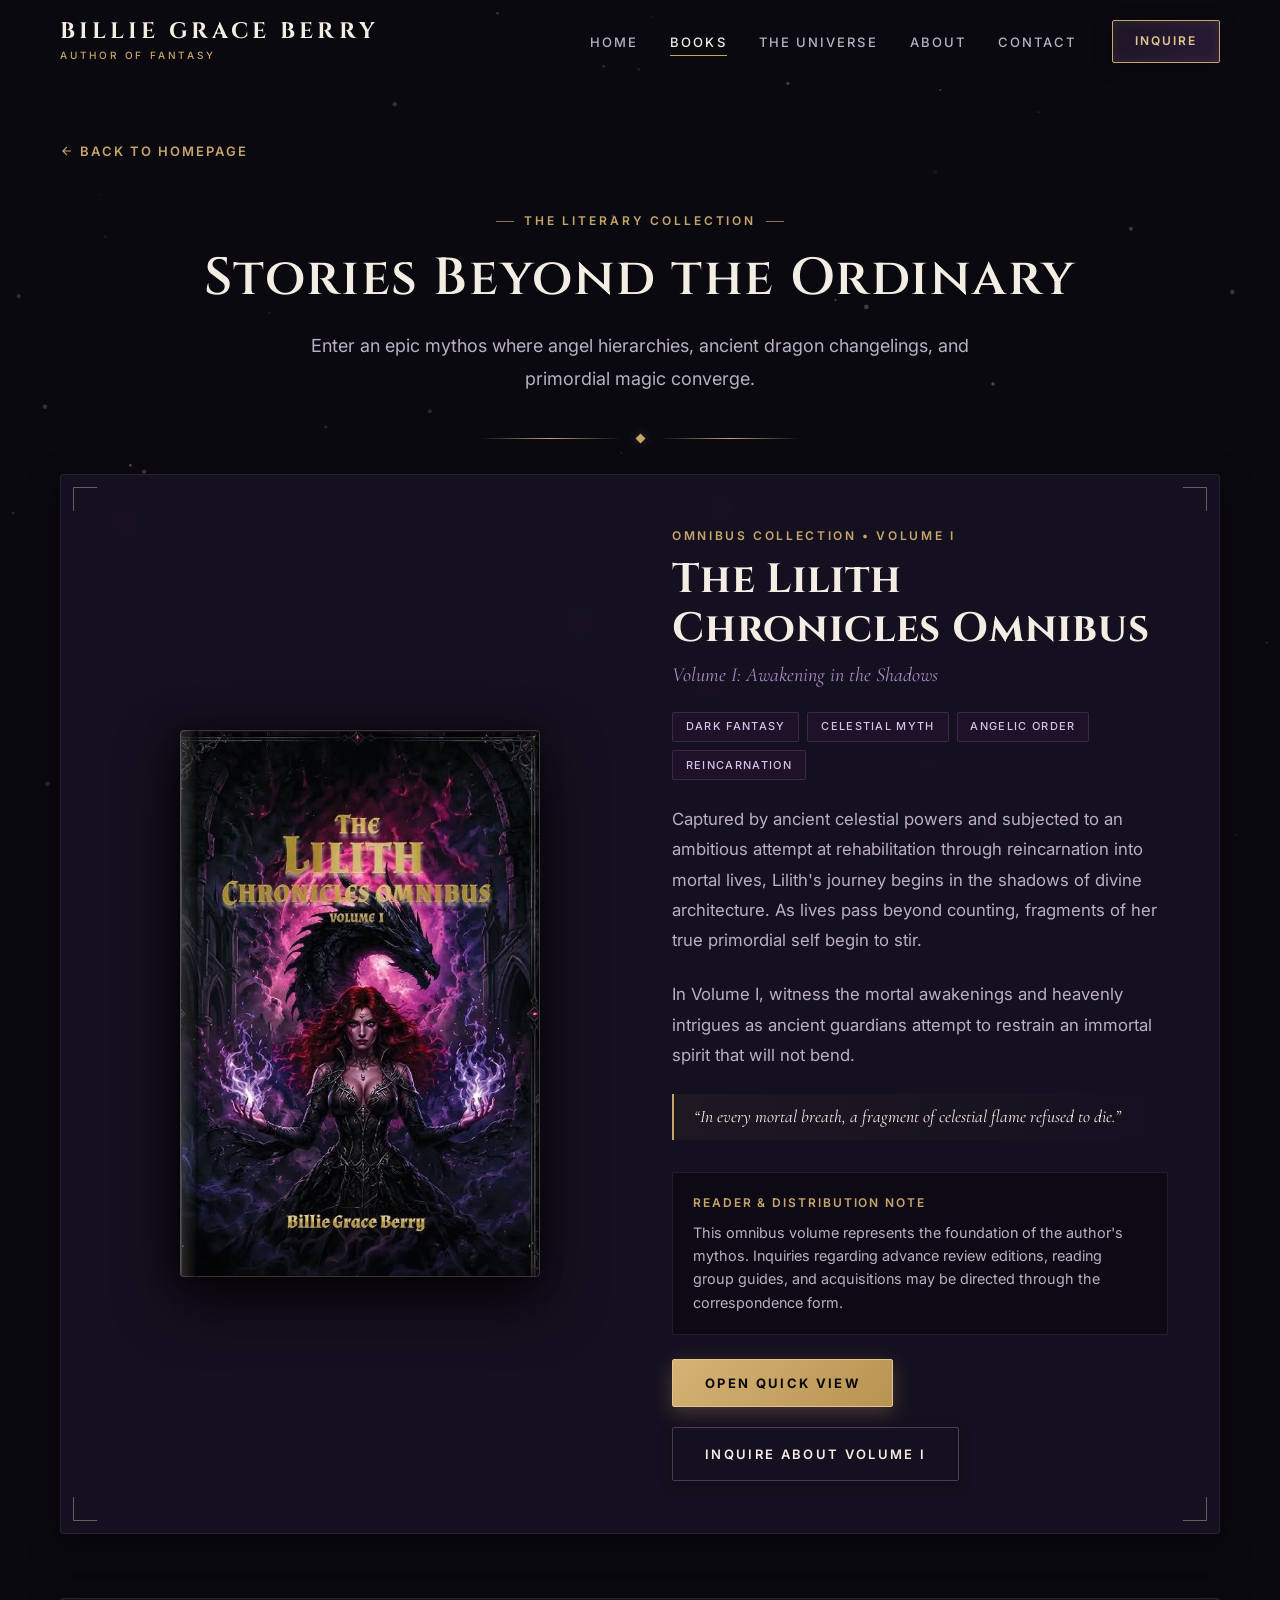
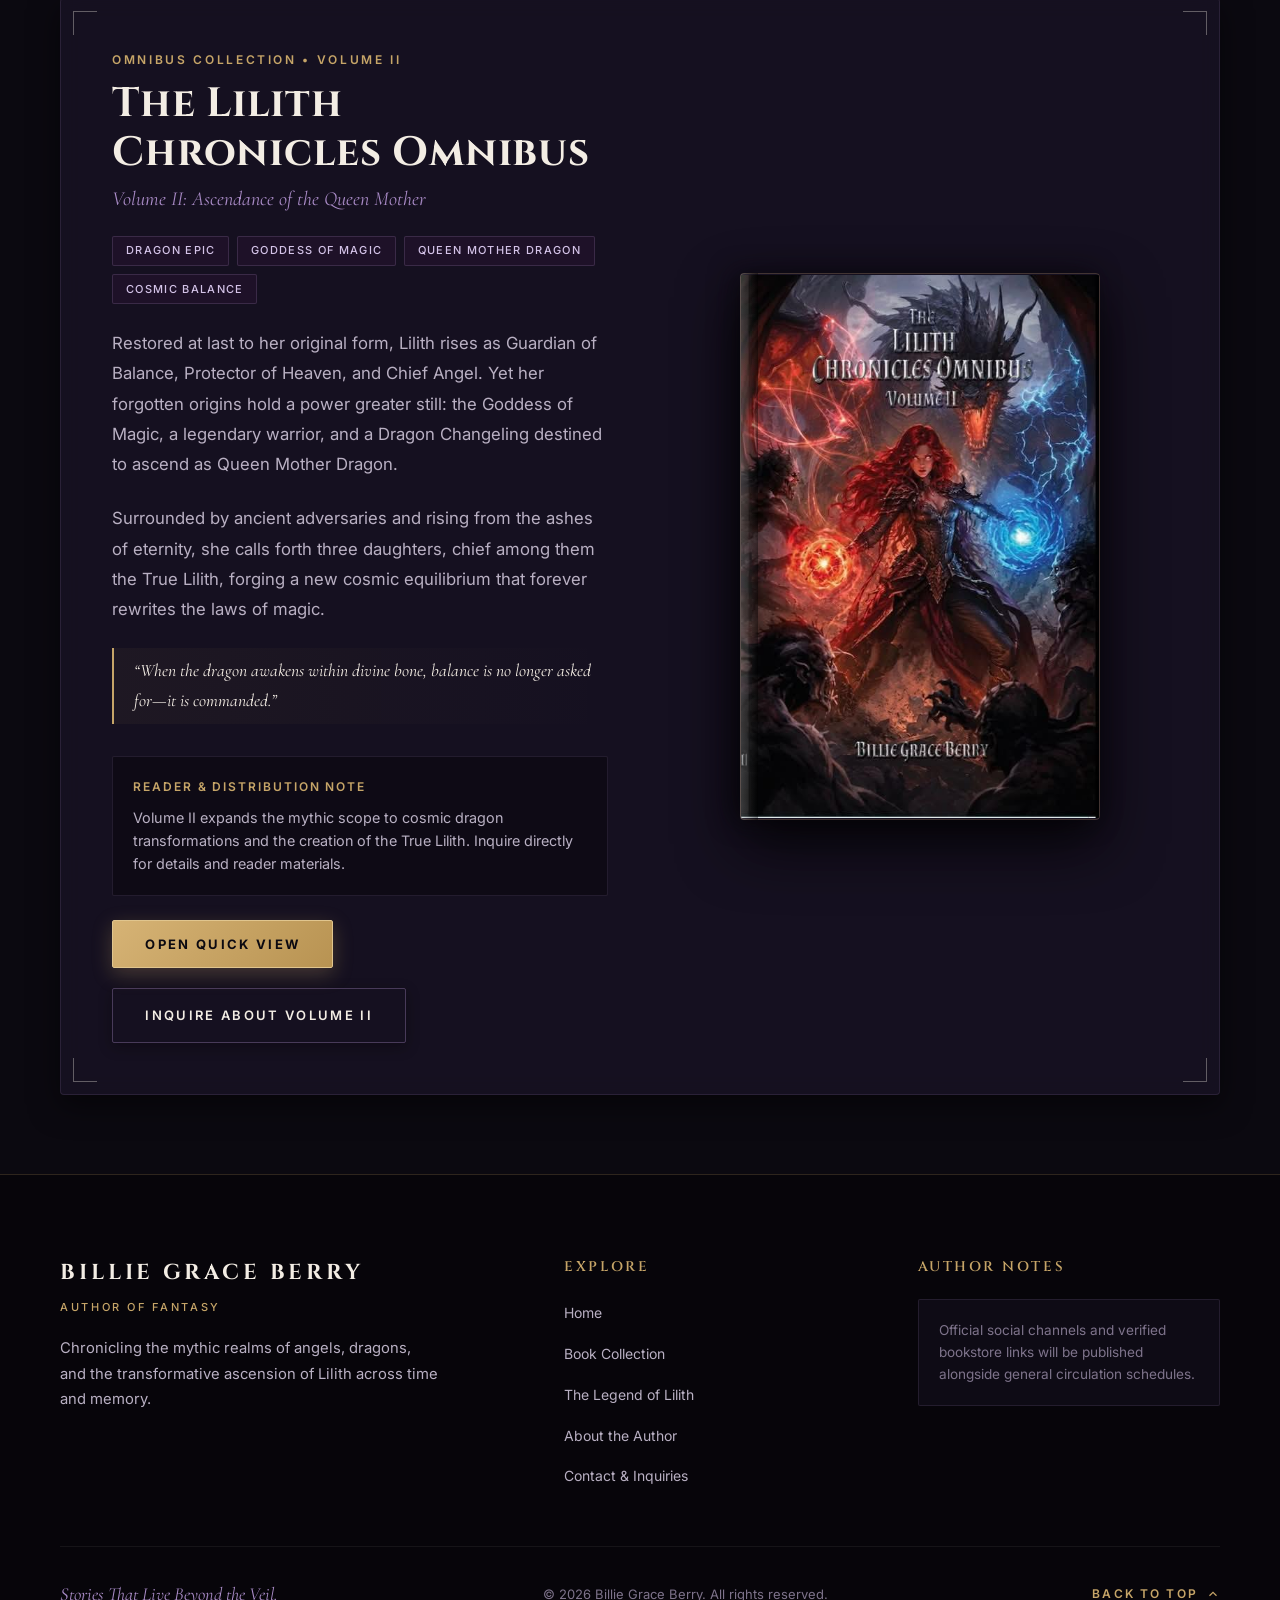
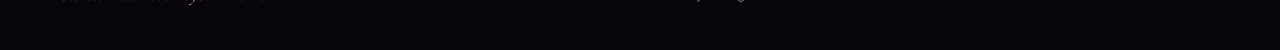
<file: books.html>
<!DOCTYPE html>
<html lang="en">
<head>
  <meta charset="UTF-8">
  <meta name="viewport" content="width=device-width, initial-scale=1.0">
  <title>The Book Collection | Billie Grace Berry</title>
  
  <meta name="description" content="Explore the official book collection of fantasy author Billie Grace Berry, including Volumes I and II of The Lilith Chronicles Omnibus.">
  <meta name="author" content="Billie Grace Berry">
  <meta property="og:title" content="The Book Collection | Billie Grace Berry">
  <meta property="og:description" content="Discover extraordinary journeys through ancient mythology, celestial mysteries, supernatural transformations, and the power of magic.">
  <meta property="og:image" content="images/book1/book1.jpg">

  <link rel="preconnect" href="https://fonts.googleapis.com">
  <link rel="preconnect" href="https://fonts.gstatic.com" crossorigin>
  <link href="https://fonts.googleapis.com/css2?family=Cinzel:wght@400;600;700;800&family=Cormorant+Garamond:ital,wght@0,400;0,600;0,700;1,400;1,600&family=Inter:wght@300;400;500;600&display=swap" rel="stylesheet">

  <link rel="stylesheet" href="style.css">
</head>
<body>
  <a href="#main-content" class="skip-link">Skip to main content</a>

  <div class="site-backdrop" aria-hidden="true"></div>
  <div class="mist-layer" aria-hidden="true"></div>
  <canvas id="celestial-canvas" aria-hidden="true"></canvas>

  <!-- Header -->
  <header class="site-header scrolled" id="site-header">
    <div class="container header-container">
      <a href="index.html" class="brand" aria-label="Billie Grace Berry — Author of Fantasy">
        <span class="brand-name">BILLIE GRACE BERRY</span>
        <span class="brand-subtitle">AUTHOR OF FANTASY</span>
      </a>

      <nav class="main-nav" id="main-navigation" aria-label="Main Navigation">
        <ul class="nav-list">
          <li><a href="index.html" class="nav-link">Home</a></li>
          <li><a href="books.html" class="nav-link active">Books</a></li>
          <li><a href="index.html#lilith" class="nav-link">The Universe</a></li>
          <li><a href="about.html" class="nav-link">About</a></li>
          <li><a href="contact.html" class="nav-link">Contact</a></li>
        </ul>
        <a href="contact.html" class="btn btn-primary nav-cta">INQUIRE</a>
      </nav>

      <button class="menu-toggle" aria-label="Toggle navigation menu" aria-expanded="false" aria-controls="main-navigation">
        <span class="menu-toggle-line"></span>
        <span class="menu-toggle-line"></span>
        <span class="menu-toggle-line"></span>
      </button>
    </div>
  </header>

  <main id="main-content" style="padding-top: calc(var(--header-height) + 3rem);">
    <div class="container">
      <!-- Breadcrumb & Back Link -->
      <div style="margin-bottom: 2rem;">
        <a href="index.html" class="btn-text" style="gap: 0.4rem;">
          <svg viewBox="0 0 24 24" fill="none" stroke="currentColor" stroke-width="2" style="width: 14px; height: 14px; transform: rotate(180deg);" aria-hidden="true">
            <path d="M5 12h14M12 5l7 7-7 7"/>
          </svg>
          Back to Homepage
        </a>
      </div>

      <!-- Page Header -->
      <div class="text-center reveal">
        <div class="eyebrow">THE LITERARY COLLECTION</div>
        <h1 class="section-title">Stories Beyond the Ordinary</h1>
        <p class="section-desc">
          Enter an epic mythos where angel hierarchies, ancient dragon changelings, and primordial magic converge.
        </p>
        <div class="gold-separator" aria-hidden="true">
          <span class="gold-separator-line"></span>
          <span class="gold-separator-diamond"></span>
          <span class="gold-separator-line"></span>
        </div>
      </div>

      <!-- Book One Deep Dive -->
      <section class="book-card reveal" id="book1" style="margin-bottom: 4rem;">
        <div class="corner-flourish corner-tl" aria-hidden="true"></div>
        <div class="corner-flourish corner-tr" aria-hidden="true"></div>
        <div class="corner-flourish corner-bl" aria-hidden="true"></div>
        <div class="corner-flourish corner-br" aria-hidden="true"></div>

        <div class="book-visual">
          <div class="book-cover-wrapper">
            <img 
              src="images/book1/book1.jpg" 
              alt="Official Cover of The Lilith Chronicles Omnibus Volume I" 
              class="book-cover-img"
              width="511" 
              height="777"
            >
          </div>
        </div>

        <div class="book-content">
          <span class="book-label">Omnibus Collection • Volume I</span>
          <h2 class="book-title">The Lilith Chronicles Omnibus</h2>
          <div class="book-subtitle">Volume I: Awakening in the Shadows</div>

          <div class="book-genres">
            <span class="genre-tag">Dark Fantasy</span>
            <span class="genre-tag">Celestial Myth</span>
            <span class="genre-tag">Angelic Order</span>
            <span class="genre-tag">Reincarnation</span>
          </div>

          <p class="book-synopsis">
            Captured by ancient celestial powers and subjected to an ambitious attempt at rehabilitation through reincarnation into mortal lives, Lilith's journey begins in the shadows of divine architecture. As lives pass beyond counting, fragments of her true primordial self begin to stir.
          </p>

          <p class="book-synopsis">
            In Volume I, witness the mortal awakenings and heavenly intrigues as ancient guardians attempt to restrain an immortal spirit that will not bend.
          </p>

          <blockquote class="book-lore-highlight">
            “In every mortal breath, a fragment of celestial flame refused to die.”
          </blockquote>

          <div style="background: rgba(11, 9, 16, 0.6); border: 1px solid var(--border-subtle); padding: 1.25rem; border-radius: var(--radius-xs); margin-bottom: 1.5rem;">
            <div style="font-size: 0.75rem; text-transform: uppercase; letter-spacing: 0.16em; color: var(--gold-antique); margin-bottom: 0.5rem; font-weight: 600;">Reader & Distribution Note</div>
            <p style="font-size: 0.9rem; line-height: 1.6; margin: 0; color: var(--text-secondary);">
              This omnibus volume represents the foundation of the author's mythos. Inquiries regarding advance review editions, reading group guides, and acquisitions may be directed through the correspondence form.
            </p>
          </div>

          <div class="book-ctas">
            <button type="button" class="btn btn-gold-solid" data-book-trigger="book1">
              OPEN QUICK VIEW
            </button>
            <a href="contact.html?subject=Volume+I+Inquiry" class="btn btn-secondary">
              INQUIRE ABOUT VOLUME I
            </a>
          </div>
        </div>
      </section>

      <!-- Book Two Deep Dive (Alternating Layout) -->
      <section class="book-card reverse reveal" id="book2" style="margin-bottom: 5rem;">
        <div class="corner-flourish corner-tl" aria-hidden="true"></div>
        <div class="corner-flourish corner-tr" aria-hidden="true"></div>
        <div class="corner-flourish corner-bl" aria-hidden="true"></div>
        <div class="corner-flourish corner-br" aria-hidden="true"></div>

        <div class="book-visual">
          <div class="book-cover-wrapper">
            <img 
              src="images/book2/book2.jpg" 
              alt="Official Cover of The Lilith Chronicles Omnibus Volume II" 
              class="book-cover-img"
              width="513" 
              height="778"
            >
          </div>
        </div>

        <div class="book-content">
          <span class="book-label">Omnibus Collection • Volume II</span>
          <h2 class="book-title">The Lilith Chronicles Omnibus</h2>
          <div class="book-subtitle">Volume II: Ascendance of the Queen Mother</div>

          <div class="book-genres">
            <span class="genre-tag">Dragon Epic</span>
            <span class="genre-tag">Goddess of Magic</span>
            <span class="genre-tag">Queen Mother Dragon</span>
            <span class="genre-tag">Cosmic Balance</span>
          </div>

          <p class="book-synopsis">
            Restored at last to her original form, Lilith rises as Guardian of Balance, Protector of Heaven, and Chief Angel. Yet her forgotten origins hold a power greater still: the Goddess of Magic, a legendary warrior, and a Dragon Changeling destined to ascend as Queen Mother Dragon.
          </p>

          <p class="book-synopsis">
            Surrounded by ancient adversaries and rising from the ashes of eternity, she calls forth three daughters, chief among them the True Lilith, forging a new cosmic equilibrium that forever rewrites the laws of magic.
          </p>

          <blockquote class="book-lore-highlight">
            “When the dragon awakens within divine bone, balance is no longer asked for—it is commanded.”
          </blockquote>

          <div style="background: rgba(11, 9, 16, 0.6); border: 1px solid var(--border-subtle); padding: 1.25rem; border-radius: var(--radius-xs); margin-bottom: 1.5rem;">
            <div style="font-size: 0.75rem; text-transform: uppercase; letter-spacing: 0.16em; color: var(--gold-antique); margin-bottom: 0.5rem; font-weight: 600;">Reader & Distribution Note</div>
            <p style="font-size: 0.9rem; line-height: 1.6; margin: 0; color: var(--text-secondary);">
              Volume II expands the mythic scope to cosmic dragon transformations and the creation of the True Lilith. Inquire directly for details and reader materials.
            </p>
          </div>

          <div class="book-ctas">
            <button type="button" class="btn btn-gold-solid" data-book-trigger="book2">
              OPEN QUICK VIEW
            </button>
            <a href="contact.html?subject=Volume+II+Inquiry" class="btn btn-secondary">
              INQUIRE ABOUT VOLUME II
            </a>
          </div>
        </div>
      </section>
    </div>
  </main>

  <!-- Footer -->
  <footer class="site-footer">
    <div class="container">
      <div class="footer-top">
        <div class="footer-brand">
          <div class="footer-wordmark">BILLIE GRACE BERRY</div>
          <div class="footer-subtitle">AUTHOR OF FANTASY</div>
          <p class="footer-desc">
            Chronicling the mythic realms of angels, dragons, and the transformative ascension of Lilith across time and memory.
          </p>
        </div>

        <div>
          <div class="footer-nav-title">Explore</div>
          <ul class="footer-links">
            <li><a href="index.html" class="footer-link">Home</a></li>
            <li><a href="books.html" class="footer-link">Book Collection</a></li>
            <li><a href="index.html#lilith" class="footer-link">The Legend of Lilith</a></li>
            <li><a href="about.html" class="footer-link">About the Author</a></li>
            <li><a href="contact.html" class="footer-link">Contact & Inquiries</a></li>
          </ul>
        </div>

        <div>
          <div class="footer-nav-title">Author Notes</div>
          <div class="footer-note-box">
            Official social channels and verified bookstore links will be published alongside general circulation schedules.
          </div>
        </div>
      </div>

      <div class="footer-bottom">
        <div class="footer-closing">Stories That Live Beyond the Veil.</div>
        <div class="footer-copy">
          &copy; <span class="copyright-year">2026</span> Billie Grace Berry. All rights reserved.
        </div>
        <a href="#main-content" class="back-to-top" aria-label="Return to top of page">
          <span>BACK TO TOP</span>
          <svg viewBox="0 0 24 24" fill="none" stroke="currentColor" stroke-width="2" style="width: 14px; height: 14px;" aria-hidden="true">
            <polyline points="18 15 12 9 6 15"/>
          </svg>
        </a>
      </div>
    </div>
  </footer>

  <!-- Modal Dialog -->
  <div id="book-modal" class="modal-overlay" role="dialog" aria-modal="true" aria-hidden="true" aria-labelledby="modal-book-title">
    <div class="modal-container">
      <button class="modal-close" aria-label="Close book details dialog">
        <svg viewBox="0 0 24 24" fill="none" stroke="currentColor" stroke-width="2" style="width: 20px; height: 20px;" aria-hidden="true">
          <line x1="18" y1="6" x2="6" y2="18"/>
          <line x1="6" y1="6" x2="18" y2="18"/>
        </svg>
      </button>

      <div class="modal-grid">
        <div>
          <img id="modal-cover-img" src="images/book1/book1.jpg" alt="Cover Preview" class="modal-cover">
        </div>
        <div class="modal-body">
          <div id="modal-book-label" class="modal-label">VOLUME I • EXCLUSIVE DISCOVERY</div>
          <h2 id="modal-book-title" class="modal-title">The Lilith Chronicles Omnibus</h2>
          <div id="modal-book-subtitle" class="modal-subtitle">Volume I</div>
          
          <div id="modal-book-genres" class="modal-genres"></div>
          
          <div id="modal-book-synopsis" class="modal-text"></div>
          
          <div id="modal-book-excerpt" class="modal-excerpt"></div>
          
          <div style="margin-top: auto; padding-top: 1rem; border-top: 1px solid var(--border-subtle);">
            <div id="modal-book-note" style="font-size: 0.85rem; color: var(--gold-antique); margin-bottom: 1.25rem;"></div>
            <a href="contact.html" class="btn btn-secondary" style="font-size: 0.75rem; padding: 0.65rem 1.4rem;">
              SEND A READER INQUIRY
            </a>
          </div>
        </div>
      </div>
    </div>
  </div>

  <script src="script.js"></script>
</body>
</html>
</file>
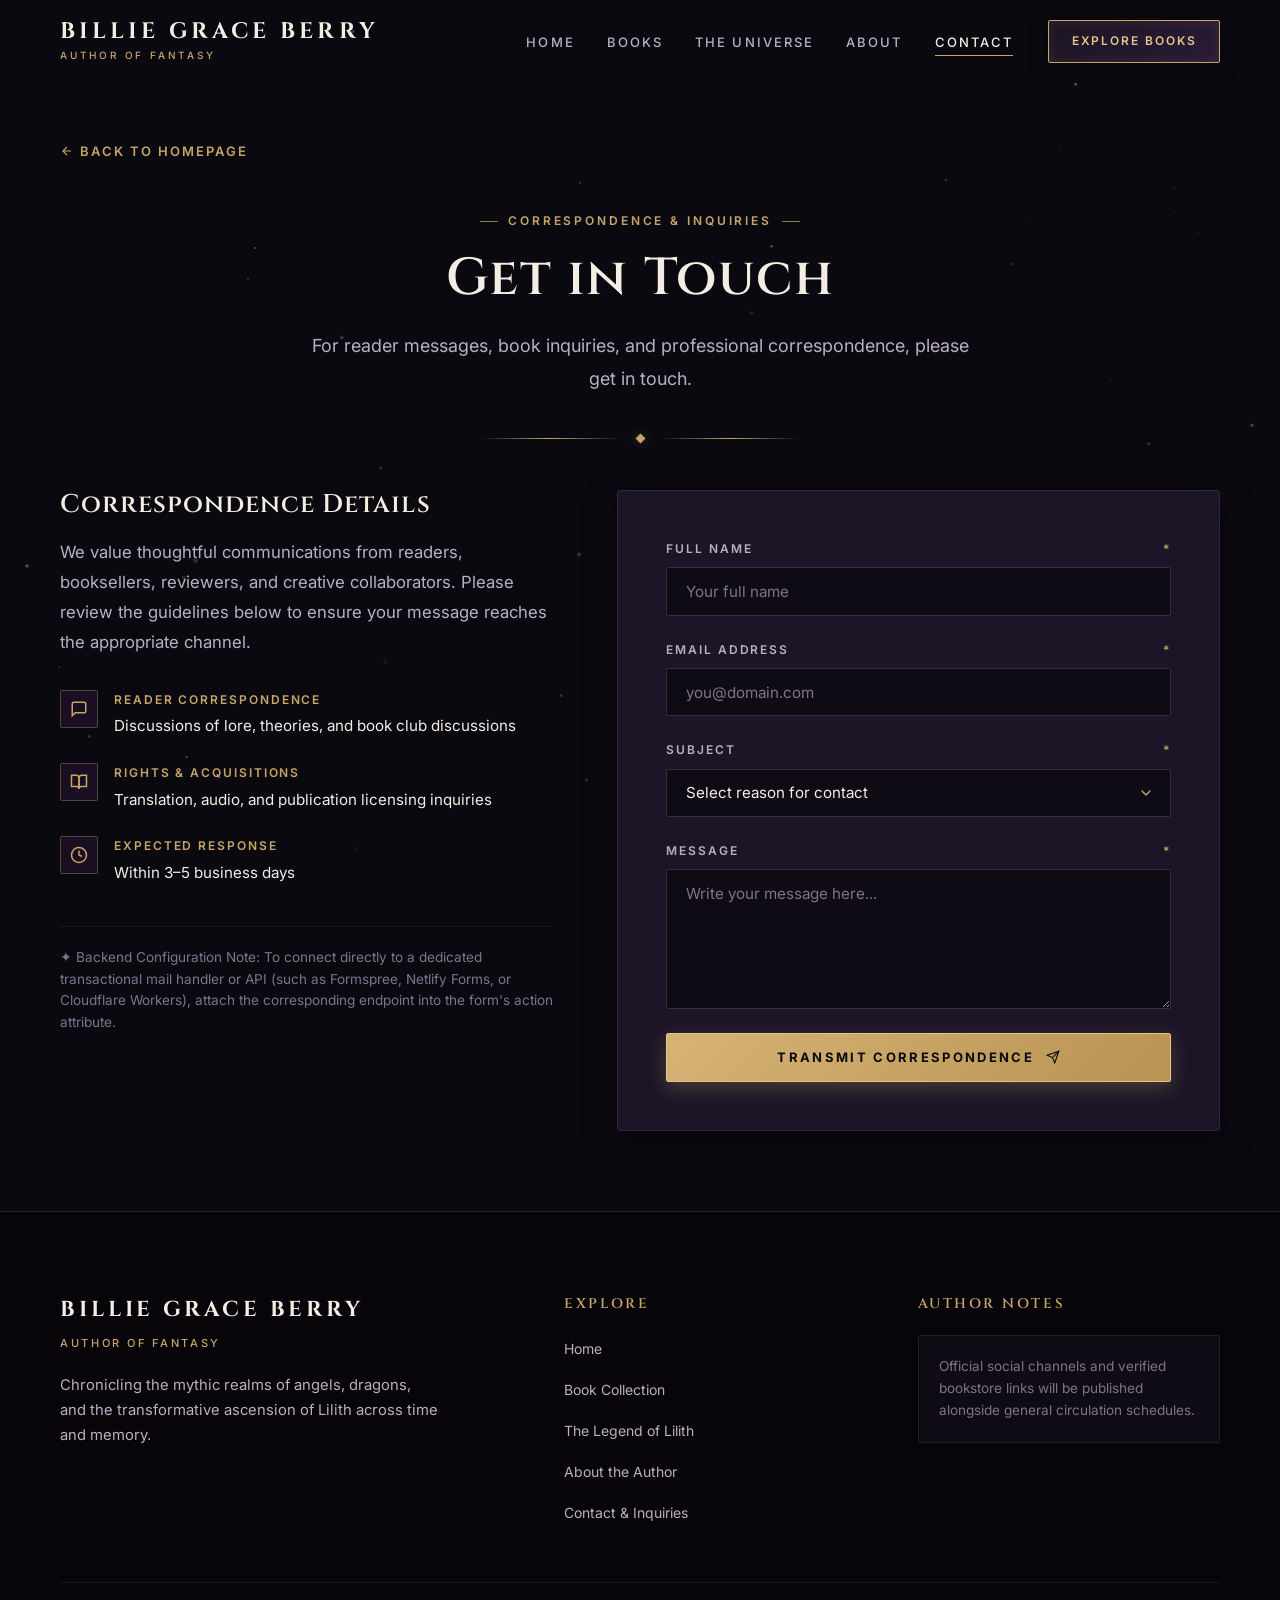
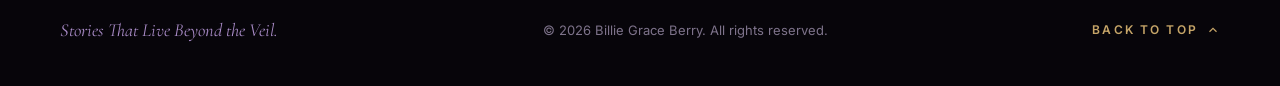
<file: contact.html>
<!DOCTYPE html>
<html lang="en">
<head>
  <meta charset="UTF-8">
  <meta name="viewport" content="width=device-width, initial-scale=1.0">
  <title>Contact & Inquiries | Billie Grace Berry</title>
  
  <meta name="description" content="Send reader correspondence, book club inquiries, and rights requests to fantasy author Billie Grace Berry.">
  <meta name="author" content="Billie Grace Berry">
  <meta property="og:title" content="Contact & Inquiries | Billie Grace Berry">
  <meta property="og:description" content="For reader messages, book inquiries, and professional correspondence, please get in touch.">
  <meta property="og:image" content="images/book1/book1.jpg">

  <link rel="preconnect" href="https://fonts.googleapis.com">
  <link rel="preconnect" href="https://fonts.gstatic.com" crossorigin>
  <link href="https://fonts.googleapis.com/css2?family=Cinzel:wght@400;600;700;800&family=Cormorant+Garamond:ital,wght@0,400;0,600;0,700;1,400;1,600&family=Inter:wght@300;400;500;600&display=swap" rel="stylesheet">

  <link rel="stylesheet" href="style.css">
</head>
<body>
  <a href="#main-content" class="skip-link">Skip to main content</a>

  <div class="site-backdrop" aria-hidden="true"></div>
  <div class="mist-layer" aria-hidden="true"></div>
  <canvas id="celestial-canvas" aria-hidden="true"></canvas>

  <!-- Header -->
  <header class="site-header scrolled" id="site-header">
    <div class="container header-container">
      <a href="index.html" class="brand" aria-label="Billie Grace Berry — Author of Fantasy">
        <span class="brand-name">BILLIE GRACE BERRY</span>
        <span class="brand-subtitle">AUTHOR OF FANTASY</span>
      </a>

      <nav class="main-nav" id="main-navigation" aria-label="Main Navigation">
        <ul class="nav-list">
          <li><a href="index.html" class="nav-link">Home</a></li>
          <li><a href="books.html" class="nav-link">Books</a></li>
          <li><a href="index.html#lilith" class="nav-link">The Universe</a></li>
          <li><a href="about.html" class="nav-link">About</a></li>
          <li><a href="contact.html" class="nav-link active">Contact</a></li>
        </ul>
        <a href="books.html" class="btn btn-primary nav-cta">EXPLORE BOOKS</a>
      </nav>

      <button class="menu-toggle" aria-label="Toggle navigation menu" aria-expanded="false" aria-controls="main-navigation">
        <span class="menu-toggle-line"></span>
        <span class="menu-toggle-line"></span>
        <span class="menu-toggle-line"></span>
      </button>
    </div>
  </header>

  <main id="main-content" style="padding-top: calc(var(--header-height) + 3rem); padding-bottom: 5rem;">
    <div class="container">
      <!-- Breadcrumb -->
      <div style="margin-bottom: 2rem;">
        <a href="index.html" class="btn-text" style="gap: 0.4rem;">
          <svg viewBox="0 0 24 24" fill="none" stroke="currentColor" stroke-width="2" style="width: 14px; height: 14px; transform: rotate(180deg);" aria-hidden="true">
            <path d="M5 12h14M12 5l7 7-7 7"/>
          </svg>
          Back to Homepage
        </a>
      </div>

      <!-- Page Header -->
      <div class="text-center reveal">
        <div class="eyebrow">CORRESPONDENCE & INQUIRIES</div>
        <h1 class="section-title">Get in Touch</h1>
        <p class="section-desc">
          For reader messages, book inquiries, and professional correspondence, please get in touch.
        </p>
        <div class="gold-separator" aria-hidden="true">
          <span class="gold-separator-line"></span>
          <span class="gold-separator-diamond"></span>
          <span class="gold-separator-line"></span>
        </div>
      </div>

      <!-- Contact Layout -->
      <div class="contact-layout reveal">
        <!-- Contact Guidance Column -->
        <div class="contact-info">
          <h2 class="contact-info-title">Correspondence Details</h2>
          <p class="contact-info-desc">
            We value thoughtful communications from readers, booksellers, reviewers, and creative collaborators. Please review the guidelines below to ensure your message reaches the appropriate channel.
          </p>

          <div class="contact-details-list">
            <div class="contact-detail-item">
              <div class="contact-detail-icon">
                <svg viewBox="0 0 24 24" fill="none" stroke="currentColor" stroke-width="2" aria-hidden="true">
                  <path d="M21 15a2 2 0 0 1-2 2H7l-4 4V5a2 2 0 0 1 2-2h14a2 2 0 0 1 2 2z"/>
                </svg>
              </div>
              <div>
                <div class="contact-detail-label">Reader Correspondence</div>
                <div class="contact-detail-value">Discussions of lore, theories, and book club discussions</div>
              </div>
            </div>

            <div class="contact-detail-item">
              <div class="contact-detail-icon">
                <svg viewBox="0 0 24 24" fill="none" stroke="currentColor" stroke-width="2" aria-hidden="true">
                  <path d="M2 3h6a4 4 0 0 1 4 4v14a3 3 0 0 0-3-3H2z"/>
                  <path d="M22 3h-6a4 4 0 0 0-4 4v14a3 3 0 0 1 3-3h7z"/>
                </svg>
              </div>
              <div>
                <div class="contact-detail-label">Rights & Acquisitions</div>
                <div class="contact-detail-value">Translation, audio, and publication licensing inquiries</div>
              </div>
            </div>

            <div class="contact-detail-item">
              <div class="contact-detail-icon">
                <svg viewBox="0 0 24 24" fill="none" stroke="currentColor" stroke-width="2" aria-hidden="true">
                  <circle cx="12" cy="12" r="10"/>
                  <polyline points="12 6 12 12 16 14"/>
                </svg>
              </div>
              <div>
                <div class="contact-detail-label">Expected Response</div>
                <div class="contact-detail-value">Within 3–5 business days</div>
              </div>
            </div>
          </div>

          <div class="contact-note">
            ✦ Backend Configuration Note: To connect directly to a dedicated transactional mail handler or API (such as Formspree, Netlify Forms, or Cloudflare Workers), attach the corresponding endpoint into the form's action attribute.
          </div>
        </div>

        <!-- Contact Form Column -->
        <div class="contact-form-wrapper">
          <form id="author-contact-form" class="contact-form" novalidate>
            <div class="form-group">
              <label for="sender-name" class="form-label">
                <span>Full Name</span>
                <span class="required-star">*</span>
              </label>
              <input 
                type="text" 
                id="sender-name" 
                name="name" 
                class="form-input" 
                placeholder="Your full name" 
                required
                autocomplete="name"
              >
              <div class="form-error" id="name-error">Please provide your full name.</div>
            </div>

            <div class="form-group">
              <label for="sender-email" class="form-label">
                <span>Email Address</span>
                <span class="required-star">*</span>
              </label>
              <input 
                type="email" 
                id="sender-email" 
                name="email" 
                class="form-input" 
                placeholder="you@domain.com" 
                required
                autocomplete="email"
              >
              <div class="form-error" id="email-error">Please provide a valid email address.</div>
            </div>

            <div class="form-group">
              <label for="sender-subject" class="form-label">
                <span>Subject</span>
                <span class="required-star">*</span>
              </label>
              <select id="sender-subject" name="subject" class="form-select" required>
                <option value="" disabled selected>Select reason for contact</option>
                <option value="Reader Message">Reader Message & Reflections</option>
                <option value="Book Inquiry">Book Inquiry & Availability</option>
                <option value="Media & Press">Media & Press Interview</option>
                <option value="Rights & Representation">Rights & Licensing</option>
                <option value="Other">Other General Inquiry</option>
              </select>
              <div class="form-error" id="subject-error">Please select a subject for your message.</div>
            </div>

            <div class="form-group">
              <label for="sender-message" class="form-label">
                <span>Message</span>
                <span class="required-star">*</span>
              </label>
              <textarea 
                id="sender-message" 
                name="message" 
                class="form-textarea" 
                placeholder="Write your message here..." 
                required
              ></textarea>
              <div class="form-error" id="message-error">Please write a message of at least 10 characters.</div>
            </div>

            <button type="submit" class="btn btn-gold-solid" style="width: 100%;">
              TRANSMIT CORRESPONDENCE
              <svg viewBox="0 0 24 24" fill="none" stroke="currentColor" stroke-width="2" aria-hidden="true">
                <line x1="22" y1="2" x2="11" y2="13"/>
                <polygon points="22 2 15 22 11 13 2 9 22 2"/>
              </svg>
            </button>

            <div id="form-status-message" class="form-status" role="alert"></div>
          </form>
        </div>
      </div>
    </div>
  </main>

  <!-- Footer -->
  <footer class="site-footer">
    <div class="container">
      <div class="footer-top">
        <div class="footer-brand">
          <div class="footer-wordmark">BILLIE GRACE BERRY</div>
          <div class="footer-subtitle">AUTHOR OF FANTASY</div>
          <p class="footer-desc">
            Chronicling the mythic realms of angels, dragons, and the transformative ascension of Lilith across time and memory.
          </p>
        </div>

        <div>
          <div class="footer-nav-title">Explore</div>
          <ul class="footer-links">
            <li><a href="index.html" class="footer-link">Home</a></li>
            <li><a href="books.html" class="footer-link">Book Collection</a></li>
            <li><a href="index.html#lilith" class="footer-link">The Legend of Lilith</a></li>
            <li><a href="about.html" class="footer-link">About the Author</a></li>
            <li><a href="contact.html" class="footer-link">Contact & Inquiries</a></li>
          </ul>
        </div>

        <div>
          <div class="footer-nav-title">Author Notes</div>
          <div class="footer-note-box">
            Official social channels and verified bookstore links will be published alongside general circulation schedules.
          </div>
        </div>
      </div>

      <div class="footer-bottom">
        <div class="footer-closing">Stories That Live Beyond the Veil.</div>
        <div class="footer-copy">
          &copy; <span class="copyright-year">2026</span> Billie Grace Berry. All rights reserved.
        </div>
        <a href="#main-content" class="back-to-top" aria-label="Return to top of page">
          <span>BACK TO TOP</span>
          <svg viewBox="0 0 24 24" fill="none" stroke="currentColor" stroke-width="2" style="width: 14px; height: 14px;" aria-hidden="true">
            <polyline points="18 15 12 9 6 15"/>
          </svg>
        </a>
      </div>
    </div>
  </footer>

  <script src="script.js"></script>
  <script>
    // URL Query Parameter helper for contact.html
    document.addEventListener('DOMContentLoaded', () => {
      const urlParams = new URLSearchParams(window.location.search);
      const subjectParam = urlParams.get('subject');
      if (subjectParam) {
        const select = document.getElementById('sender-subject');
        if (select) {
          // If option exists, select it, or add custom option
          let found = false;
          for (let i = 0; i < select.options.length; i++) {
            if (select.options[i].text.toLowerCase().includes(subjectParam.toLowerCase()) ||
                select.options[i].value.toLowerCase().includes(subjectParam.toLowerCase())) {
              select.selectedIndex = i;
              found = true;
              break;
            }
          }
          if (!found) {
            const newOpt = document.createElement('option');
            newOpt.value = subjectParam;
            newOpt.textContent = subjectParam;
            newOpt.selected = true;
            select.appendChild(newOpt);
          }
        }
      }
    });
  </script>
</body>
</html>
</file>
<file: style.css>
/* ==========================================================================
   BILLIE GRACE BERRY — OFFICIAL AUTHOR WEBSITE
   Design System & Master Stylesheet
   Luxury Dark Fantasy & Celestial Mythology
   ========================================================================== */

/* --------------------------------------------------------------------------
   1. CSS Custom Properties / Design Tokens
   -------------------------------------------------------------------------- */
:root {
  /* Color Palette — Prescribed & Refined */
  --bg-primary: #0B0910;
  --bg-secondary: #15101D;
  --bg-surface: #1C1527;
  --bg-card: rgba(26, 19, 38, 0.75);
  --bg-card-hover: rgba(37, 21, 47, 0.9);
  --bg-modal: #130E1B;

  --purple-deep: #25152F;
  --purple-accent: #371E47;
  --lavender-muted: #A98BC7;
  --lavender-light: #D4C3E8;
  --lavender-soft: rgba(169, 139, 199, 0.12);

  --gold-antique: #C6A568;
  --gold-light: #E0C58E;
  --gold-dark: #8E723D;
  --gold-glow: rgba(198, 165, 104, 0.25);
  --gold-subtle: rgba(198, 165, 104, 0.12);

  --text-primary: #F3EDE4;
  --text-secondary: #B9B0C3;
  --text-muted: #7E738B;
  --text-gold: #C6A568;

  --border-subtle: rgba(169, 139, 199, 0.14);
  --border-gold: rgba(198, 165, 104, 0.35);
  --border-gold-strong: #C6A568;
  --border-dark: rgba(255, 255, 255, 0.06);

  /* Typography */
  --font-heading: 'Cinzel', 'Cormorant Garamond', 'Playfair Display', Georgia, serif;
  --font-serif: 'Cormorant Garamond', Georgia, serif;
  --font-body: 'Inter', -apple-system, BlinkMacSystemFont, 'Segoe UI', Roboto, Helvetica, Arial, sans-serif;

  /* Spacing Scale */
  --space-xs: 0.5rem;
  --space-sm: 0.75rem;
  --space-md: 1.25rem;
  --space-lg: 2rem;
  --space-xl: 3.5rem;
  --space-2xl: 5.5rem;
  --space-3xl: 8rem;

  /* Layout Containers */
  --container-max: 1240px;
  --container-narrow: 920px;
  --header-height: 84px;

  /* Elevation & Shadows */
  --shadow-sm: 0 4px 16px rgba(0, 0, 0, 0.35);
  --shadow-md: 0 10px 30px rgba(0, 0, 0, 0.5);
  --shadow-lg: 0 20px 50px rgba(0, 0, 0, 0.65);
  --shadow-book: 0 24px 60px rgba(0, 0, 0, 0.8), -6px 0 24px rgba(11, 9, 16, 0.8);
  --shadow-gold-hover: 0 12px 35px rgba(198, 165, 104, 0.22);
  --shadow-purple-hover: 0 12px 35px rgba(169, 139, 199, 0.18);

  /* Transitions */
  --transition-fast: 0.2s cubic-bezier(0.25, 0.1, 0.25, 1);
  --transition-normal: 0.35s cubic-bezier(0.22, 1, 0.36, 1);
  --transition-slow: 0.7s cubic-bezier(0.22, 1, 0.36, 1);

  /* Border Radius */
  --radius-xs: 2px;
  --radius-sm: 4px;
  --radius-md: 8px;
  --radius-lg: 14px;
}

/* --------------------------------------------------------------------------
   2. Reset & Base Styles
   -------------------------------------------------------------------------- */
*, *::before, *::after {
  box-sizing: border-box;
  margin: 0;
  padding: 0;
}

html {
  font-size: 16px;
  scroll-behavior: smooth;
  scroll-padding-top: var(--header-height);
  background-color: var(--bg-primary);
  color: var(--text-primary);
  text-rendering: optimizeLegibility;
  -webkit-font-smoothing: antialiased;
  -moz-osx-font-smoothing: grayscale;
}

body {
  font-family: var(--font-body);
  font-weight: 400;
  line-height: 1.7;
  color: var(--text-primary);
  background-color: var(--bg-primary);
  overflow-x: hidden;
  position: relative;
  min-height: 100vh;
}

/* Accessible Skip Link */
.skip-link {
  position: absolute;
  top: -100px;
  left: 20px;
  z-index: 10000;
  padding: 12px 24px;
  background: var(--gold-antique);
  color: var(--bg-primary);
  font-family: var(--font-body);
  font-weight: 600;
  text-decoration: none;
  border-radius: var(--radius-xs);
  transition: top var(--transition-fast);
}

.skip-link:focus {
  top: 20px;
  outline: 2px solid #ffffff;
}

/* Universal Focus Outline for Accessibility */
:focus-visible {
  outline: 2px solid var(--gold-antique);
  outline-offset: 4px;
}

img {
  max-width: 100%;
  height: auto;
  display: block;
}

a {
  color: inherit;
  text-decoration: none;
  transition: color var(--transition-fast);
}

button {
  cursor: pointer;
  border: none;
  background: none;
  font-family: inherit;
}

ul, ol {
  list-style: none;
}

/* --------------------------------------------------------------------------
   3. Typography & Utility Classes
   -------------------------------------------------------------------------- */
h1, h2, h3, h4, h5, h6 {
  font-family: var(--font-heading);
  color: var(--text-primary);
  font-weight: 600;
  line-height: 1.2;
  letter-spacing: 0.04em;
}

p {
  color: var(--text-secondary);
  font-size: 1.05rem;
  line-height: 1.8;
}

.eyebrow {
  display: inline-flex;
  align-items: center;
  gap: 0.6rem;
  font-family: var(--font-body);
  font-size: 0.75rem;
  font-weight: 600;
  text-transform: uppercase;
  letter-spacing: 0.24em;
  color: var(--gold-antique);
  margin-bottom: 0.9rem;
}

.eyebrow::before,
.eyebrow::after {
  content: "";
  display: inline-block;
  width: 18px;
  height: 1px;
  background: var(--gold-antique);
  opacity: 0.7;
}

.section-title {
  font-size: clamp(2rem, 4.5vw, 3.25rem);
  font-weight: 600;
  letter-spacing: 0.03em;
  color: var(--text-primary);
  margin-bottom: 1.2rem;
  line-height: 1.25;
}

.section-desc {
  max-width: 680px;
  margin: 0 auto 2.5rem;
  font-size: 1.125rem;
  color: var(--text-secondary);
}

.gold-accent {
  color: var(--gold-antique);
}

.lavender-accent {
  color: var(--lavender-muted);
}

.container {
  width: 100%;
  max-width: var(--container-max);
  margin-left: auto;
  margin-right: auto;
  padding-left: clamp(1.25rem, 4vw, 2.5rem);
  padding-right: clamp(1.25rem, 4vw, 2.5rem);
}

.container-narrow {
  max-width: var(--container-narrow);
}

.text-center {
  text-align: center;
}

/* Fine Gold Decorative Separator */
.gold-separator {
  display: flex;
  align-items: center;
  justify-content: center;
  gap: 1rem;
  margin: 2rem auto;
  width: 100%;
  max-width: 320px;
}

.gold-separator-line {
  flex: 1;
  height: 1px;
  background: linear-gradient(90deg, transparent, var(--gold-antique), transparent);
}

.gold-separator-diamond {
  width: 7px;
  height: 7px;
  transform: rotate(45deg);
  background: var(--gold-antique);
  box-shadow: 0 0 10px var(--gold-glow);
}

/* --------------------------------------------------------------------------
   4. Buttons & Interactive Elements
   -------------------------------------------------------------------------- */
.btn {
  display: inline-flex;
  align-items: center;
  justify-content: center;
  gap: 0.75rem;
  padding: 0.95rem 2rem;
  font-family: var(--font-body);
  font-size: 0.8125rem;
  font-weight: 600;
  text-transform: uppercase;
  letter-spacing: 0.18em;
  border-radius: var(--radius-xs);
  transition: all var(--transition-normal);
  position: relative;
  overflow: hidden;
  text-align: center;
  white-space: nowrap;
}

.btn-primary {
  background: linear-gradient(135deg, #1C1524 0%, #291A36 100%);
  color: var(--gold-light);
  border: 1px solid var(--gold-antique);
  box-shadow: 0 4px 18px rgba(0, 0, 0, 0.4), inset 0 0 12px rgba(198, 165, 104, 0.12);
}

.btn-primary:hover {
  background: linear-gradient(135deg, #2A1C38 0%, #3B2350 100%);
  color: #FFFFFF;
  border-color: var(--gold-light);
  box-shadow: 0 8px 28px rgba(198, 165, 104, 0.3), inset 0 0 20px rgba(198, 165, 104, 0.2);
  transform: translateY(-2px);
}

.btn-secondary {
  background: transparent;
  color: var(--text-primary);
  border: 1px solid rgba(169, 139, 199, 0.35);
  box-shadow: 0 4px 14px rgba(0, 0, 0, 0.3);
}

.btn-secondary:hover {
  background: rgba(169, 139, 199, 0.08);
  border-color: var(--lavender-muted);
  color: #FFFFFF;
  box-shadow: 0 6px 22px rgba(169, 139, 199, 0.25);
  transform: translateY(-2px);
}

.btn-gold-solid {
  background: linear-gradient(135deg, #D6B375 0%, #B89352 100%);
  color: #0B0910;
  font-weight: 700;
  border: 1px solid var(--gold-light);
  box-shadow: 0 6px 20px rgba(198, 165, 104, 0.28);
}

.btn-gold-solid:hover {
  background: linear-gradient(135deg, #E6C58B 0%, #C9A461 100%);
  color: #0B0910;
  box-shadow: 0 8px 30px rgba(198, 165, 104, 0.45);
  transform: translateY(-2px);
}

.btn-text {
  background: transparent;
  color: var(--gold-antique);
  padding: 0.5rem 0;
  border: none;
  font-size: 0.8125rem;
  letter-spacing: 0.16em;
  text-transform: uppercase;
  font-weight: 600;
  display: inline-flex;
  align-items: center;
  gap: 0.5rem;
  border-bottom: 1px solid transparent;
}

.btn-text:hover {
  color: var(--gold-light);
  border-bottom-color: var(--gold-light);
  gap: 0.75rem;
}

.btn svg {
  width: 14px;
  height: 14px;
  transition: transform var(--transition-fast);
}

.btn:hover svg {
  transform: translateX(3px);
}

/* --------------------------------------------------------------------------
   5. Background Atmosphere & Star Canvas
   -------------------------------------------------------------------------- */
#celestial-canvas {
  position: fixed;
  top: 0;
  left: 0;
  width: 100%;
  height: 100%;
  pointer-events: none;
  z-index: 0;
  opacity: 0.65;
}

.site-backdrop {
  position: fixed;
  top: 0;
  left: 0;
  width: 100%;
  height: 100%;
  pointer-events: none;
  z-index: -1;
  background: 
    radial-gradient(circle at 18% 22%, rgba(37, 21, 47, 0.5) 0%, transparent 55%),
    radial-gradient(circle at 82% 70%, rgba(37, 21, 47, 0.35) 0%, transparent 60%),
    radial-gradient(circle at 50% 10%, rgba(198, 165, 104, 0.05) 0%, transparent 45%),
    #0B0910;
}

/* Subtle Mist Overlay */
.mist-layer {
  position: fixed;
  top: 0;
  left: 0;
  width: 100%;
  height: 100%;
  pointer-events: none;
  z-index: -1;
  background: 
    radial-gradient(ellipse at 50% 90%, rgba(21, 16, 29, 0.8) 0%, transparent 70%),
    radial-gradient(ellipse at 80% 30%, rgba(37, 21, 47, 0.3) 0%, transparent 60%);
  mix-blend-mode: screen;
}

/* --------------------------------------------------------------------------
   6. Navigation Header
   -------------------------------------------------------------------------- */
.site-header {
  position: fixed;
  top: 0;
  left: 0;
  width: 100%;
  height: var(--header-height);
  z-index: 1000;
  transition: background-color var(--transition-normal), 
              border-color var(--transition-normal), 
              box-shadow var(--transition-normal);
  background-color: transparent;
  border-bottom: 1px solid transparent;
}

.site-header.scrolled {
  background-color: rgba(11, 9, 16, 0.95);
  backdrop-filter: blur(14px);
  -webkit-backdrop-filter: blur(14px);
  border-bottom: 1px solid rgba(198, 165, 104, 0.2);
  box-shadow: 0 10px 30px rgba(0, 0, 0, 0.5);
}

.header-container {
  display: flex;
  align-items: center;
  justify-content: space-between;
  height: 100%;
}

/* Brand Wordmark */
.brand {
  display: flex;
  flex-direction: column;
  text-decoration: none;
  z-index: 1002;
}

.brand-name {
  font-family: var(--font-heading);
  font-size: clamp(1.15rem, 2vw, 1.4rem);
  font-weight: 700;
  letter-spacing: 0.18em;
  color: var(--text-primary);
  line-height: 1.1;
  text-transform: uppercase;
  transition: color var(--transition-fast);
}

.brand-subtitle {
  font-family: var(--font-body);
  font-size: 0.625rem;
  letter-spacing: 0.28em;
  text-transform: uppercase;
  color: var(--gold-antique);
  font-weight: 500;
  margin-top: 0.2rem;
}

.brand:hover .brand-name {
  color: var(--gold-light);
}

/* Navigation Links */
.main-nav {
  display: flex;
  align-items: center;
  gap: 2.2rem;
}

.nav-list {
  display: flex;
  align-items: center;
  gap: 2rem;
}

.nav-link {
  font-family: var(--font-body);
  font-size: 0.8125rem;
  letter-spacing: 0.16em;
  text-transform: uppercase;
  font-weight: 500;
  color: var(--text-secondary);
  position: relative;
  padding: 0.4rem 0;
  transition: color var(--transition-fast);
}

.nav-link::after {
  content: "";
  position: absolute;
  bottom: 0;
  left: 0;
  width: 0;
  height: 1px;
  background: var(--gold-antique);
  transition: width var(--transition-normal);
}

.nav-link:hover,
.nav-link.active {
  color: var(--text-primary);
}

.nav-link:hover::after,
.nav-link.active::after {
  width: 100%;
}

.nav-cta {
  padding: 0.65rem 1.4rem;
  font-size: 0.75rem;
  letter-spacing: 0.16em;
}

/* Mobile Menu Toggle Button */
.menu-toggle {
  display: none;
  flex-direction: column;
  justify-content: center;
  align-items: center;
  width: 44px;
  height: 44px;
  background: transparent;
  border: 1px solid rgba(198, 165, 104, 0.3);
  border-radius: var(--radius-xs);
  z-index: 1002;
  padding: 0;
  cursor: pointer;
  transition: border-color var(--transition-fast), background var(--transition-fast);
}

.menu-toggle:hover {
  border-color: var(--gold-antique);
  background: rgba(198, 165, 104, 0.08);
}

.menu-toggle-line {
  width: 22px;
  height: 2px;
  background-color: var(--gold-antique);
  transition: transform var(--transition-normal), opacity var(--transition-normal);
}

.menu-toggle-line:nth-child(2) {
  margin: 5px 0;
}

.menu-toggle.active .menu-toggle-line:nth-child(1) {
  transform: translateY(7px) rotate(45deg);
}

.menu-toggle.active .menu-toggle-line:nth-child(2) {
  opacity: 0;
}

.menu-toggle.active .menu-toggle-line:nth-child(3) {
  transform: translateY(-7px) rotate(-45deg);
}

/* --------------------------------------------------------------------------
   7. Cinematic Hero Section
   -------------------------------------------------------------------------- */
.hero-section {
  position: relative;
  min-height: 100vh;
  display: flex;
  align-items: center;
  justify-content: center;
  padding-top: calc(var(--header-height) + 2rem);
  padding-bottom: 5rem;
  overflow: hidden;
  z-index: 1;
}

.hero-glow {
  position: absolute;
  top: 50%;
  left: 50%;
  transform: translate(-50%, -50%);
  width: 750px;
  height: 750px;
  background: radial-gradient(circle, rgba(74, 39, 99, 0.28) 0%, rgba(198, 165, 104, 0.07) 38%, transparent 70%);
  pointer-events: none;
  z-index: -1;
  filter: blur(40px);
}

.hero-content {
  position: relative;
  max-width: 960px;
  margin: 0 auto;
  text-align: center;
  z-index: 2;
}

.hero-eyebrow {
  margin-bottom: 1.5rem;
}

.hero-heading {
  font-size: clamp(2.5rem, 6.5vw, 4.8rem);
  font-weight: 700;
  line-height: 1.12;
  letter-spacing: 0.02em;
  margin-bottom: 1.25rem;
  color: #FFFFFF;
  text-shadow: 0 4px 30px rgba(0, 0, 0, 0.8);
}

.hero-author {
  font-family: var(--font-serif);
  font-size: clamp(1.35rem, 3vw, 2.1rem);
  font-weight: 400;
  font-style: italic;
  letter-spacing: 0.08em;
  color: var(--gold-light);
  margin-bottom: 1.8rem;
  display: flex;
  align-items: center;
  justify-content: center;
  gap: 1.2rem;
}

.hero-author::before,
.hero-author::after {
  content: "";
  display: inline-block;
  width: 40px;
  height: 1px;
  background: linear-gradient(90deg, transparent, var(--gold-antique));
}

.hero-author::after {
  background: linear-gradient(90deg, var(--gold-antique), transparent);
}

.hero-description {
  max-width: 680px;
  margin: 0 auto 2.75rem;
  font-size: clamp(1.05rem, 1.8vw, 1.22rem);
  line-height: 1.85;
  color: var(--text-secondary);
}

.hero-actions {
  display: flex;
  align-items: center;
  justify-content: center;
  gap: 1.5rem;
  flex-wrap: wrap;
}

/* Subtle Scroll Indicator */
.hero-scroll {
  position: absolute;
  bottom: 2rem;
  left: 50%;
  transform: translateX(-50%);
  display: flex;
  flex-direction: column;
  align-items: center;
  gap: 0.5rem;
  color: var(--text-muted);
  font-size: 0.6875rem;
  letter-spacing: 0.24em;
  text-transform: uppercase;
  transition: color var(--transition-fast);
}

.hero-scroll:hover {
  color: var(--gold-antique);
}

.scroll-indicator-line {
  width: 1px;
  height: 36px;
  background: linear-gradient(180deg, var(--gold-antique), transparent);
  animation: scrollPulse 2.2s ease-in-out infinite;
}

@keyframes scrollPulse {
  0% { transform: scaleY(0); transform-origin: top; opacity: 0; }
  50% { transform: scaleY(1); transform-origin: top; opacity: 1; }
  51% { transform-origin: bottom; }
  100% { transform: scaleY(0); transform-origin: bottom; opacity: 0; }
}

/* --------------------------------------------------------------------------
   8. Featured Books Section
   -------------------------------------------------------------------------- */
.section {
  position: relative;
  padding: var(--space-3xl) 0;
  z-index: 1;
}

.section-books {
  background: linear-gradient(180deg, var(--bg-primary) 0%, var(--bg-secondary) 50%, var(--bg-primary) 100%);
  border-top: 1px solid var(--border-dark);
  border-bottom: 1px solid var(--border-dark);
}

.books-grid {
  display: flex;
  flex-direction: column;
  gap: var(--space-3xl);
  margin-top: 3.5rem;
}

/* Book Showcase Item — Alternating Luxury Editorial Layout */
.book-card {
  display: grid;
  grid-template-columns: 1fr 1fr;
  align-items: center;
  gap: clamp(2.5rem, 5vw, 5rem);
  position: relative;
  background: var(--bg-card);
  border: 1px solid var(--border-subtle);
  border-radius: var(--radius-sm);
  padding: clamp(2rem, 4vw, 3.75rem);
  box-shadow: var(--shadow-md);
  backdrop-filter: blur(10px);
  -webkit-backdrop-filter: blur(10px);
  transition: border-color var(--transition-normal), box-shadow var(--transition-normal);
}

.book-card:hover {
  border-color: var(--border-gold);
  box-shadow: var(--shadow-lg), 0 0 35px rgba(198, 165, 104, 0.08);
}

/* Alternating Reverse Layout */
.book-card.reverse {
  grid-template-columns: 1fr 1fr;
}

.book-card.reverse .book-visual {
  order: 2;
}

.book-card.reverse .book-content {
  order: 1;
}

/* Book Cover Display */
.book-visual {
  display: flex;
  justify-content: center;
  align-items: center;
  position: relative;
  perspective: 1200px;
}

.book-cover-wrapper {
  position: relative;
  max-width: 360px;
  width: 100%;
  aspect-ratio: 512 / 778;
  border-radius: 4px;
  box-shadow: var(--shadow-book);
  transition: transform var(--transition-slow), box-shadow var(--transition-slow);
  transform-style: preserve-3d;
}

.book-card:hover .book-cover-wrapper {
  transform: translateY(-8px) rotateY(-4deg) rotateX(2deg);
  box-shadow: 0 30px 70px rgba(0, 0, 0, 0.85), 0 0 40px rgba(169, 139, 199, 0.25);
}

.book-card.reverse:hover .book-cover-wrapper {
  transform: translateY(-8px) rotateY(4deg) rotateX(2deg);
}

.book-cover-img {
  width: 100%;
  height: 100%;
  object-fit: contain;
  border-radius: 4px;
  border: 1px solid rgba(198, 165, 104, 0.25);
  display: block;
}

/* Book Spine Accent Effect */
.book-cover-wrapper::before {
  content: "";
  position: absolute;
  top: 0;
  left: 0;
  bottom: 0;
  width: 18px;
  background: linear-gradient(90deg, rgba(255, 255, 255, 0.15) 0%, rgba(0, 0, 0, 0.4) 100%);
  border-top-left-radius: 4px;
  border-bottom-left-radius: 4px;
  pointer-events: none;
  z-index: 2;
}

/* Subtle corner filigree in book card */
.corner-flourish {
  position: absolute;
  width: 24px;
  height: 24px;
  border-color: var(--gold-antique);
  opacity: 0.35;
  pointer-events: none;
  transition: opacity var(--transition-normal);
}

.book-card:hover .corner-flourish {
  opacity: 0.8;
}

.corner-tl { top: 12px; left: 12px; border-top: 1px solid; border-left: 1px solid; }
.corner-tr { top: 12px; right: 12px; border-top: 1px solid; border-right: 1px solid; }
.corner-bl { bottom: 12px; left: 12px; border-bottom: 1px solid; border-left: 1px solid; }
.corner-br { bottom: 12px; right: 12px; border-bottom: 1px solid; border-right: 1px solid; }

/* Book Content Elements */
.book-content {
  display: flex;
  flex-direction: column;
}

.book-label {
  font-family: var(--font-body);
  font-size: 0.75rem;
  letter-spacing: 0.22em;
  text-transform: uppercase;
  color: var(--gold-antique);
  font-weight: 600;
  margin-bottom: 0.5rem;
}

.book-title {
  font-size: clamp(1.85rem, 3.2vw, 2.6rem);
  font-weight: 700;
  letter-spacing: 0.02em;
  line-height: 1.2;
  margin-bottom: 0.35rem;
  color: var(--text-primary);
}

.book-subtitle {
  font-family: var(--font-serif);
  font-size: 1.25rem;
  font-style: italic;
  color: var(--lavender-muted);
  margin-bottom: 1.2rem;
}

.book-genres {
  display: flex;
  flex-wrap: wrap;
  gap: 0.5rem;
  margin-bottom: 1.5rem;
}

.genre-tag {
  font-size: 0.6875rem;
  letter-spacing: 0.12em;
  text-transform: uppercase;
  padding: 0.3rem 0.8rem;
  background: rgba(37, 21, 47, 0.6);
  border: 1px solid rgba(169, 139, 199, 0.2);
  color: var(--lavender-light);
  border-radius: var(--radius-xs);
  font-weight: 500;
}

.book-synopsis {
  font-size: 1.05rem;
  line-height: 1.8;
  color: var(--text-secondary);
  margin-bottom: 1.5rem;
}

.book-lore-highlight {
  border-left: 2px solid var(--gold-antique);
  padding-left: 1.25rem;
  margin-bottom: 2rem;
  font-style: italic;
  font-family: var(--font-serif);
  font-size: 1.1rem;
  color: var(--text-primary);
  background: linear-gradient(90deg, rgba(198, 165, 104, 0.05) 0%, transparent 100%);
  padding-top: 0.5rem;
  padding-bottom: 0.5rem;
}

.book-ctas {
  display: flex;
  align-items: center;
  gap: 1.25rem;
  flex-wrap: wrap;
  margin-top: auto;
}

/* --------------------------------------------------------------------------
   9. The Legend of Lilith Section
   -------------------------------------------------------------------------- */
.section-lilith {
  position: relative;
  background: radial-gradient(circle at 75% 50%, rgba(37, 21, 47, 0.45) 0%, transparent 65%),
              linear-gradient(180deg, var(--bg-primary) 0%, #110B17 100%);
  padding: var(--space-3xl) 0;
  border-top: 1px solid var(--border-dark);
  border-bottom: 1px solid var(--border-dark);
}

.lilith-layout {
  display: grid;
  grid-template-columns: 1.15fr 0.85fr;
  gap: clamp(2.5rem, 5vw, 5rem);
  align-items: center;
}

.lilith-story {
  position: relative;
}

.lilith-lead-quote {
  font-family: var(--font-serif);
  font-size: clamp(1.2rem, 2vw, 1.45rem);
  line-height: 1.85;
  color: var(--text-primary);
  margin-bottom: 2rem;
  position: relative;
  padding-left: 1.5rem;
  border-left: 3px solid var(--gold-antique);
}

.lilith-pillars {
  display: grid;
  grid-template-columns: 1fr 1fr;
  gap: 1.5rem;
  margin: 2.5rem 0;
}

.pillar-item {
  background: rgba(21, 16, 29, 0.6);
  border: 1px solid var(--border-subtle);
  padding: 1.25rem 1.5rem;
  border-radius: var(--radius-xs);
  transition: border-color var(--transition-fast), transform var(--transition-fast);
}

.pillar-item:hover {
  border-color: var(--border-gold);
  transform: translateY(-2px);
}

.pillar-title {
  font-family: var(--font-heading);
  font-size: 0.95rem;
  color: var(--gold-light);
  letter-spacing: 0.08em;
  margin-bottom: 0.4rem;
  display: flex;
  align-items: center;
  gap: 0.5rem;
}

.pillar-title svg {
  width: 14px;
  height: 14px;
  color: var(--gold-antique);
}

.pillar-desc {
  font-size: 0.875rem;
  line-height: 1.6;
  color: var(--text-secondary);
}

/* Lilith Celestial Sigil Art (CSS + SVG) */
.lilith-artwork {
  display: flex;
  justify-content: center;
  align-items: center;
  position: relative;
}

.sigil-container {
  position: relative;
  width: 100%;
  max-width: 440px;
  aspect-ratio: 1;
  display: flex;
  align-items: center;
  justify-content: center;
}

.sigil-svg {
  width: 100%;
  height: 100%;
  filter: drop-shadow(0 0 25px rgba(169, 139, 199, 0.25));
}

.sigil-glow {
  position: absolute;
  width: 70%;
  height: 70%;
  border-radius: 50%;
  background: radial-gradient(circle, rgba(169, 139, 199, 0.2) 0%, rgba(198, 165, 104, 0.1) 40%, transparent 70%);
  filter: blur(25px);
  pointer-events: none;
}

/* --------------------------------------------------------------------------
   10. Thematic Universe Section
   -------------------------------------------------------------------------- */
.section-universe {
  background: var(--bg-primary);
  padding: var(--space-3xl) 0;
}

.universe-grid {
  display: grid;
  grid-template-columns: repeat(4, 1fr);
  gap: 1.5rem;
  margin-top: 3.5rem;
}

.theme-card {
  position: relative;
  background: linear-gradient(180deg, rgba(28, 21, 39, 0.7) 0%, rgba(17, 13, 24, 0.8) 100%);
  border: 1px solid var(--border-subtle);
  border-radius: var(--radius-sm);
  padding: 2.25rem 1.75rem;
  transition: all var(--transition-normal);
  display: flex;
  flex-direction: column;
  overflow: hidden;
}

.theme-card::before {
  content: "";
  position: absolute;
  top: 0;
  left: 0;
  right: 0;
  height: 2px;
  background: linear-gradient(90deg, transparent, var(--gold-antique), transparent);
  opacity: 0;
  transition: opacity var(--transition-normal);
}

.theme-card:hover {
  transform: translateY(-6px);
  border-color: var(--border-gold);
  box-shadow: var(--shadow-md), 0 0 30px rgba(169, 139, 199, 0.12);
}

.theme-card:hover::before {
  opacity: 1;
}

.theme-icon-box {
  width: 52px;
  height: 52px;
  border-radius: var(--radius-xs);
  background: rgba(37, 21, 47, 0.8);
  border: 1px solid rgba(198, 165, 104, 0.25);
  display: flex;
  align-items: center;
  justify-content: center;
  margin-bottom: 1.5rem;
  color: var(--gold-antique);
  transition: all var(--transition-normal);
}

.theme-card:hover .theme-icon-box {
  border-color: var(--gold-light);
  color: #FFFFFF;
  background: var(--purple-accent);
  box-shadow: 0 0 16px var(--gold-glow);
}

.theme-icon-box svg {
  width: 26px;
  height: 26px;
}

.theme-title {
  font-size: 1.25rem;
  font-weight: 600;
  color: var(--text-primary);
  margin-bottom: 0.85rem;
  letter-spacing: 0.04em;
}

.theme-description {
  font-size: 0.95rem;
  line-height: 1.7;
  color: var(--text-secondary);
  flex-grow: 1;
}

/* --------------------------------------------------------------------------
   11. About the Author Section
   -------------------------------------------------------------------------- */
.section-about {
  background: linear-gradient(180deg, var(--bg-primary) 0%, var(--bg-secondary) 100%);
  padding: var(--space-3xl) 0;
  border-top: 1px solid var(--border-dark);
}

.about-layout {
  display: grid;
  grid-template-columns: 0.8fr 1.2fr;
  gap: clamp(2.5rem, 5vw, 5rem);
  align-items: center;
}

/* Author Monogram Crest & Medallion */
.about-visual {
  display: flex;
  justify-content: center;
  align-items: center;
}

.author-seal-wrapper {
  position: relative;
  width: 100%;
  max-width: 360px;
  aspect-ratio: 1;
  background: radial-gradient(circle, #20172D 0%, #110B18 100%);
  border: 1px solid var(--border-gold);
  border-radius: var(--radius-sm);
  display: flex;
  flex-direction: column;
  align-items: center;
  justify-content: center;
  padding: 2.5rem;
  box-shadow: var(--shadow-lg), inset 0 0 40px rgba(0, 0, 0, 0.7);
}

.seal-svg {
  width: 160px;
  height: 160px;
  color: var(--gold-antique);
  margin-bottom: 1.25rem;
  filter: drop-shadow(0 0 15px var(--gold-glow));
}

.seal-text {
  font-family: var(--font-heading);
  font-size: 1rem;
  letter-spacing: 0.22em;
  text-transform: uppercase;
  color: var(--gold-light);
  text-align: center;
}

.seal-subtext {
  font-family: var(--font-body);
  font-size: 0.6875rem;
  letter-spacing: 0.26em;
  text-transform: uppercase;
  color: var(--lavender-muted);
  margin-top: 0.4rem;
}

.about-content {
  display: flex;
  flex-direction: column;
}

.about-quote {
  font-family: var(--font-serif);
  font-size: clamp(1.15rem, 1.8vw, 1.35rem);
  font-style: italic;
  line-height: 1.8;
  color: var(--text-primary);
  margin-bottom: 1.75rem;
}

.about-narrative {
  font-size: 1.05rem;
  line-height: 1.85;
  color: var(--text-secondary);
  margin-bottom: 2rem;
}

/* --------------------------------------------------------------------------
   12. Reader Invitation (Full-Width Cinematic CTA)
   -------------------------------------------------------------------------- */
.section-invitation {
  position: relative;
  padding: clamp(5rem, 9vw, 8rem) 0;
  background: 
    radial-gradient(ellipse at 50% 50%, rgba(55, 30, 71, 0.6) 0%, transparent 70%),
    linear-gradient(180deg, #15101D 0%, #0B0910 100%);
  border-top: 1px solid var(--border-gold);
  border-bottom: 1px solid var(--border-subtle);
  overflow: hidden;
  text-align: center;
}

.invitation-content {
  position: relative;
  max-width: 820px;
  margin: 0 auto;
  z-index: 2;
}

.invitation-heading {
  font-size: clamp(2.2rem, 5vw, 3.8rem);
  font-weight: 700;
  line-height: 1.15;
  margin-bottom: 1.25rem;
  color: #FFFFFF;
  text-shadow: 0 4px 25px rgba(0, 0, 0, 0.8);
}

.invitation-desc {
  font-size: clamp(1.1rem, 2vw, 1.3rem);
  color: var(--text-secondary);
  max-width: 640px;
  margin: 0 auto 2.5rem;
  line-height: 1.8;
}

/* --------------------------------------------------------------------------
   13. Contact Section
   -------------------------------------------------------------------------- */
.section-contact {
  background: var(--bg-primary);
  padding: var(--space-3xl) 0;
  position: relative;
}

.contact-layout {
  display: grid;
  grid-template-columns: 0.9fr 1.1fr;
  gap: clamp(2.5rem, 5vw, 5rem);
  align-items: flex-start;
  margin-top: 3rem;
}

.contact-info {
  display: flex;
  flex-direction: column;
}

.contact-info-title {
  font-size: 1.6rem;
  color: var(--text-primary);
  margin-bottom: 1rem;
}

.contact-info-desc {
  font-size: 1.05rem;
  line-height: 1.8;
  color: var(--text-secondary);
  margin-bottom: 2rem;
}

.contact-details-list {
  display: flex;
  flex-direction: column;
  gap: 1.5rem;
  margin-bottom: 2.5rem;
}

.contact-detail-item {
  display: flex;
  align-items: flex-start;
  gap: 1rem;
}

.contact-detail-icon {
  width: 38px;
  height: 38px;
  background: rgba(37, 21, 47, 0.6);
  border: 1px solid var(--border-gold);
  border-radius: var(--radius-xs);
  display: flex;
  align-items: center;
  justify-content: center;
  color: var(--gold-antique);
  flex-shrink: 0;
}

.contact-detail-icon svg {
  width: 18px;
  height: 18px;
}

.contact-detail-label {
  font-size: 0.75rem;
  text-transform: uppercase;
  letter-spacing: 0.16em;
  color: var(--gold-antique);
  font-weight: 600;
  margin-bottom: 0.2rem;
}

.contact-detail-value {
  font-size: 0.95rem;
  color: var(--text-primary);
}

.contact-note {
  font-size: 0.85rem;
  line-height: 1.6;
  color: var(--text-muted);
  border-top: 1px solid var(--border-dark);
  padding-top: 1.25rem;
}

/* Contact Form */
.contact-form-wrapper {
  background: var(--bg-surface);
  border: 1px solid var(--border-subtle);
  border-radius: var(--radius-sm);
  padding: clamp(1.75rem, 4vw, 3rem);
  box-shadow: var(--shadow-md);
  position: relative;
}

.contact-form {
  display: flex;
  flex-direction: column;
  gap: 1.5rem;
}

.form-group {
  display: flex;
  flex-direction: column;
  gap: 0.5rem;
  position: relative;
}

.form-label {
  font-family: var(--font-body);
  font-size: 0.75rem;
  text-transform: uppercase;
  letter-spacing: 0.16em;
  font-weight: 600;
  color: var(--text-secondary);
  display: flex;
  justify-content: space-between;
}

.form-label .required-star {
  color: var(--gold-antique);
}

.form-input,
.form-select,
.form-textarea {
  width: 100%;
  background: rgba(11, 9, 16, 0.75);
  border: 1px solid rgba(169, 139, 199, 0.25);
  border-radius: var(--radius-xs);
  padding: 0.85rem 1.15rem;
  color: var(--text-primary);
  font-family: var(--font-body);
  font-size: 0.95rem;
  transition: all var(--transition-fast);
}

.form-input:focus,
.form-select:focus,
.form-textarea:focus {
  border-color: var(--gold-antique);
  background: rgba(17, 13, 24, 0.95);
  box-shadow: 0 0 12px rgba(198, 165, 104, 0.18);
  outline: none;
}

.form-input::placeholder,
.form-textarea::placeholder {
  color: var(--text-muted);
}

.form-textarea {
  resize: vertical;
  min-height: 140px;
}

.form-select {
  appearance: none;
  background-image: url("data:image/svg+xml;charset=UTF-8,%3csvg xmlns='http://www.w3.org/2000/svg' viewBox='0 0 24 24' fill='none' stroke='%23C6A568' stroke-width='2' stroke-linecap='round' stroke-linejoin='round'%3e%3cpolyline points='6 9 12 15 18 9'%3e%3c/polyline%3e%3c/svg%3e");
  background-repeat: no-repeat;
  background-position: right 1rem center;
  background-size: 16px;
  padding-right: 2.5rem;
}

.form-error {
  font-size: 0.75rem;
  color: #E57373;
  margin-top: 0.25rem;
  display: none;
}

.form-group.has-error .form-input,
.form-group.has-error .form-select,
.form-group.has-error .form-textarea {
  border-color: #E57373;
  background: rgba(229, 115, 115, 0.05);
}

.form-group.has-error .form-error {
  display: block;
}

/* Form Submission Status Box */
.form-status {
  padding: 1rem 1.25rem;
  border-radius: var(--radius-xs);
  font-size: 0.875rem;
  line-height: 1.6;
  margin-top: 1rem;
  display: none;
}

.form-status.success {
  display: block;
  background: rgba(46, 125, 50, 0.15);
  border: 1px solid rgba(76, 175, 80, 0.4);
  color: #C8E6C9;
}

.form-status.notice {
  display: block;
  background: rgba(198, 165, 104, 0.12);
  border: 1px solid var(--border-gold);
  color: var(--gold-light);
}

.form-status.error {
  display: block;
  background: rgba(198, 40, 40, 0.15);
  border: 1px solid rgba(239, 83, 80, 0.4);
  color: #FFCDD2;
}

/* --------------------------------------------------------------------------
   14. Footer
   -------------------------------------------------------------------------- */
.site-footer {
  background: #07050A;
  border-top: 1px solid rgba(198, 165, 104, 0.2);
  padding: 5rem 0 2.5rem;
  position: relative;
  z-index: 1;
}

.footer-top {
  display: grid;
  grid-template-columns: 1.5fr 1fr 1fr;
  gap: clamp(2rem, 4vw, 4rem);
  margin-bottom: 3.5rem;
}

.footer-brand {
  display: flex;
  flex-direction: column;
}

.footer-wordmark {
  font-family: var(--font-heading);
  font-size: 1.35rem;
  font-weight: 700;
  letter-spacing: 0.18em;
  text-transform: uppercase;
  color: var(--text-primary);
  margin-bottom: 0.35rem;
}

.footer-subtitle {
  font-family: var(--font-body);
  font-size: 0.6875rem;
  letter-spacing: 0.24em;
  text-transform: uppercase;
  color: var(--gold-antique);
  font-weight: 500;
  margin-bottom: 1.25rem;
}

.footer-desc {
  max-width: 380px;
  font-size: 0.925rem;
  line-height: 1.7;
  color: var(--text-secondary);
}

.footer-nav-title {
  font-family: var(--font-heading);
  font-size: 0.875rem;
  letter-spacing: 0.18em;
  text-transform: uppercase;
  color: var(--gold-antique);
  margin-bottom: 1.25rem;
  font-weight: 600;
}

.footer-links {
  display: flex;
  flex-direction: column;
  gap: 0.85rem;
}

.footer-link {
  font-size: 0.875rem;
  color: var(--text-secondary);
  transition: color var(--transition-fast), padding-left var(--transition-fast);
  display: inline-block;
}

.footer-link:hover {
  color: var(--gold-light);
  padding-left: 4px;
}

.footer-note-box {
  background: rgba(21, 16, 29, 0.6);
  border: 1px solid var(--border-subtle);
  border-radius: var(--radius-xs);
  padding: 1.25rem;
  font-size: 0.85rem;
  color: var(--text-muted);
  line-height: 1.6;
}

.footer-bottom {
  border-top: 1px solid var(--border-dark);
  padding-top: 2rem;
  display: flex;
  align-items: center;
  justify-content: space-between;
  flex-wrap: wrap;
  gap: 1.5rem;
}

.footer-closing {
  font-family: var(--font-serif);
  font-size: 1.15rem;
  font-style: italic;
  color: var(--lavender-muted);
}

.footer-copy {
  font-size: 0.8125rem;
  color: var(--text-muted);
}

.back-to-top {
  display: inline-flex;
  align-items: center;
  gap: 0.5rem;
  font-size: 0.75rem;
  letter-spacing: 0.18em;
  text-transform: uppercase;
  color: var(--gold-antique);
  font-weight: 600;
  transition: color var(--transition-fast), transform var(--transition-fast);
}

.back-to-top:hover {
  color: var(--gold-light);
  transform: translateY(-2px);
}

/* --------------------------------------------------------------------------
   15. Book Detail Modal Dialog
   -------------------------------------------------------------------------- */
.modal-overlay {
  position: fixed;
  top: 0;
  left: 0;
  width: 100%;
  height: 100%;
  background: rgba(5, 4, 8, 0.88);
  backdrop-filter: blur(12px);
  -webkit-backdrop-filter: blur(12px);
  z-index: 2000;
  display: flex;
  align-items: center;
  justify-content: center;
  padding: 1.5rem;
  opacity: 0;
  pointer-events: none;
  transition: opacity var(--transition-normal);
}

.modal-overlay.active {
  opacity: 1;
  pointer-events: auto;
}

.modal-container {
  background: var(--bg-modal);
  border: 1px solid var(--border-gold);
  border-radius: var(--radius-sm);
  max-width: 860px;
  width: 100%;
  max-height: 90vh;
  overflow-y: auto;
  position: relative;
  box-shadow: 0 25px 60px rgba(0, 0, 0, 0.85), 0 0 50px rgba(198, 165, 104, 0.15);
  transform: translateY(20px) scale(0.98);
  transition: transform var(--transition-normal);
  padding: clamp(1.75rem, 4vw, 3rem);
}

.modal-overlay.active .modal-container {
  transform: translateY(0) scale(1);
}

.modal-close {
  position: absolute;
  top: 1.25rem;
  right: 1.25rem;
  width: 40px;
  height: 40px;
  border-radius: var(--radius-xs);
  border: 1px solid var(--border-subtle);
  background: rgba(21, 16, 29, 0.7);
  color: var(--gold-antique);
  display: flex;
  align-items: center;
  justify-content: center;
  transition: all var(--transition-fast);
  cursor: pointer;
}

.modal-close:hover {
  border-color: var(--gold-antique);
  background: var(--purple-accent);
  color: #FFFFFF;
}

.modal-grid {
  display: grid;
  grid-template-columns: 0.9fr 1.1fr;
  gap: clamp(1.75rem, 4vw, 3rem);
  align-items: flex-start;
}

.modal-cover {
  width: 100%;
  border-radius: 4px;
  box-shadow: var(--shadow-book);
  border: 1px solid var(--border-gold);
}

.modal-body {
  display: flex;
  flex-direction: column;
}

.modal-label {
  font-size: 0.75rem;
  letter-spacing: 0.2em;
  text-transform: uppercase;
  color: var(--gold-antique);
  font-weight: 600;
  margin-bottom: 0.4rem;
}

.modal-title {
  font-size: clamp(1.6rem, 2.5vw, 2.2rem);
  color: var(--text-primary);
  margin-bottom: 0.35rem;
  line-height: 1.2;
}

.modal-subtitle {
  font-family: var(--font-serif);
  font-style: italic;
  font-size: 1.2rem;
  color: var(--lavender-muted);
  margin-bottom: 1.2rem;
}

.modal-genres {
  display: flex;
  flex-wrap: wrap;
  gap: 0.5rem;
  margin-bottom: 1.5rem;
}

.modal-text {
  font-size: 1rem;
  line-height: 1.8;
  color: var(--text-secondary);
  margin-bottom: 1.5rem;
}

.modal-excerpt {
  background: rgba(28, 21, 39, 0.6);
  border-left: 2px solid var(--gold-antique);
  padding: 1rem 1.25rem;
  font-style: italic;
  font-family: var(--font-serif);
  font-size: 1.05rem;
  line-height: 1.7;
  color: var(--text-primary);
  margin-bottom: 2rem;
}

/* --------------------------------------------------------------------------
   16. Scroll Reveal Animations
   -------------------------------------------------------------------------- */
.reveal {
  opacity: 0;
  transform: translateY(28px);
  transition: opacity 0.8s cubic-bezier(0.22, 1, 0.36, 1), 
              transform 0.8s cubic-bezier(0.22, 1, 0.36, 1);
  will-change: opacity, transform;
}

.reveal.active {
  opacity: 1;
  transform: translateY(0);
}

.reveal-delay-1 { transition-delay: 0.15s; }
.reveal-delay-2 { transition-delay: 0.3s; }
.reveal-delay-3 { transition-delay: 0.45s; }

/* --------------------------------------------------------------------------
   17. Responsive Breakpoints & Media Queries
   -------------------------------------------------------------------------- */
@media (max-width: 1024px) {
  .universe-grid {
    grid-template-columns: repeat(2, 1fr);
    gap: 1.5rem;
  }

  .lilith-layout {
    grid-template-columns: 1fr;
    gap: 3.5rem;
  }

  .about-layout {
    grid-template-columns: 1fr;
    gap: 3.5rem;
  }

  .about-visual {
    order: -1;
  }

  .footer-top {
    grid-template-columns: 1fr 1fr;
    gap: 3rem;
  }

  .footer-brand {
    grid-column: span 2;
  }
}

@media (max-width: 860px) {
  .book-card,
  .book-card.reverse {
    grid-template-columns: 1fr;
    gap: 2.5rem;
    padding: 2.25rem 1.5rem;
  }

  .book-card.reverse .book-visual {
    order: 1;
  }

  .book-card.reverse .book-content {
    order: 2;
  }

  .book-visual {
    max-width: 320px;
    margin: 0 auto;
  }

  .contact-layout {
    grid-template-columns: 1fr;
    gap: 3rem;
  }

  .modal-grid {
    grid-template-columns: 1fr;
    gap: 2rem;
  }

  .modal-cover {
    max-width: 260px;
    margin: 0 auto;
  }
}

@media (max-width: 768px) {
  :root {
    --header-height: 72px;
  }

  .menu-toggle {
    display: flex;
  }

  .main-nav {
    position: fixed;
    top: var(--header-height);
    left: 0;
    width: 100%;
    height: calc(100vh - var(--header-height));
    background: rgba(11, 9, 16, 0.98);
    backdrop-filter: blur(18px);
    -webkit-backdrop-filter: blur(18px);
    flex-direction: column;
    justify-content: flex-start;
    align-items: center;
    padding: 3rem 1.5rem;
    gap: 2.5rem;
    transform: translateY(-100%);
    opacity: 0;
    pointer-events: none;
    transition: transform var(--transition-normal), opacity var(--transition-normal);
    overflow-y: auto;
    border-bottom: 1px solid var(--border-gold);
  }

  .main-nav.open {
    transform: translateY(0);
    opacity: 1;
    pointer-events: auto;
  }

  .nav-list {
    flex-direction: column;
    gap: 1.75rem;
    text-align: center;
    width: 100%;
  }

  .nav-link {
    font-size: 1.1rem;
    padding: 0.5rem 0;
    display: block;
  }

  .nav-cta {
    width: 100%;
    max-width: 280px;
  }

  .hero-section {
    padding-top: calc(var(--header-height) + 1.5rem);
    padding-bottom: 4rem;
    min-height: calc(100vh - var(--header-height));
  }

  .hero-actions {
    flex-direction: column;
    width: 100%;
  }

  .hero-actions .btn {
    width: 100%;
    max-width: 320px;
  }

  .hero-scroll {
    display: none;
  }

  .universe-grid {
    grid-template-columns: 1fr;
  }

  .lilith-pillars {
    grid-template-columns: 1fr;
  }

  .footer-top {
    grid-template-columns: 1fr;
    gap: 2.5rem;
  }

  .footer-brand {
    grid-column: span 1;
  }

  .footer-bottom {
    flex-direction: column;
    text-align: center;
    gap: 1.25rem;
  }
}

/* --------------------------------------------------------------------------
   18. Reduced Motion Accessibility
   -------------------------------------------------------------------------- */
@media (prefers-reduced-motion: reduce) {
  *, *::before, *::after {
    animation-duration: 0.01ms !important;
    animation-iteration-count: 1 !important;
    transition-duration: 0.01ms !important;
    scroll-behavior: auto !important;
  }

  #celestial-canvas {
    display: none;
  }

  .reveal {
    opacity: 1 !important;
    transform: none !important;
  }

  .scroll-indicator-line {
    animation: none;
  }

  .book-cover-wrapper {
    transform: none !important;
  }
}
</file>
